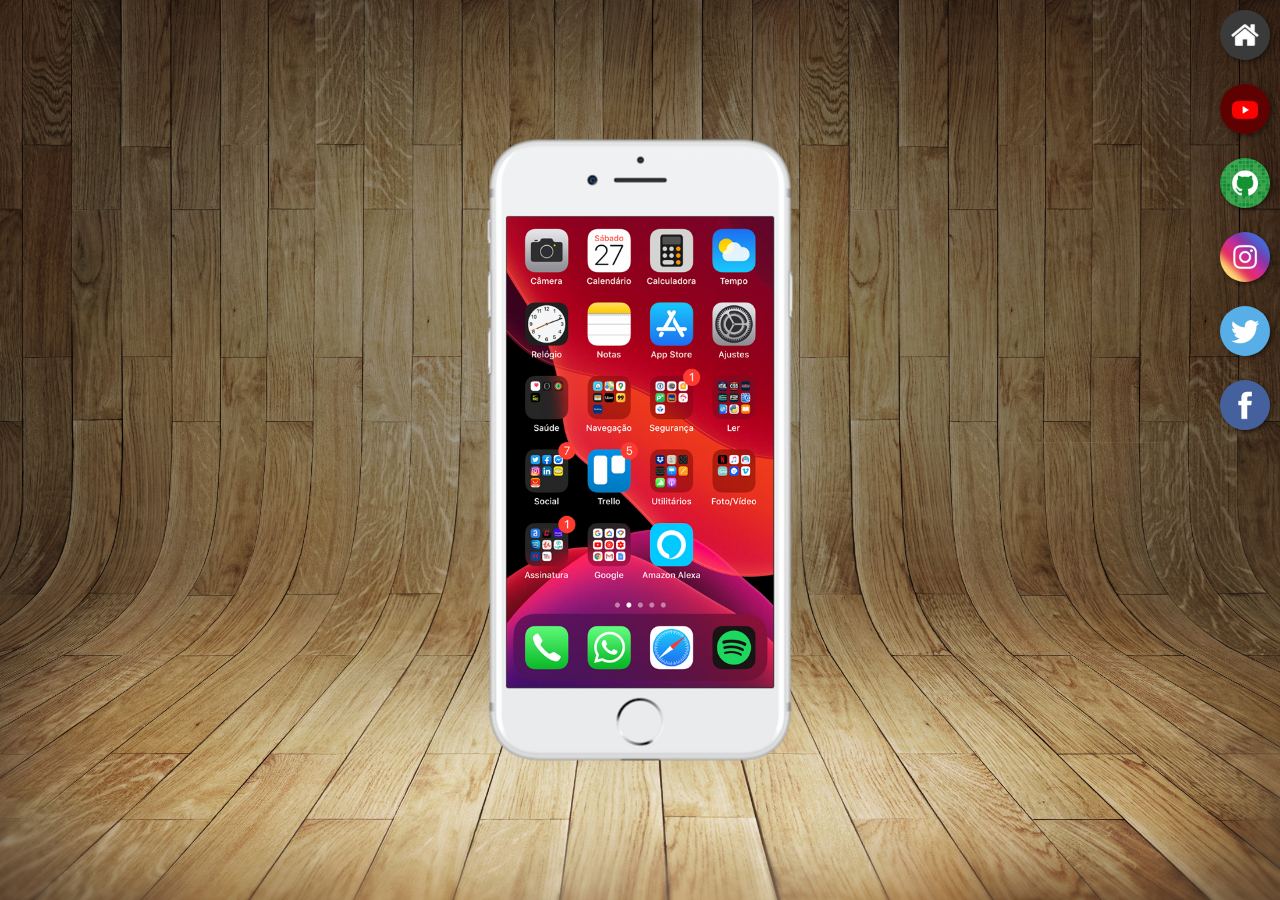
<file: index.html>
<!DOCTYPE html>
<html lang="pt-br">
<head>
    <meta charset="UTF-8">
    <meta name="viewport" content="width=device-width, initial-scale=1.0">
    <link rel="shortcut icon" href="favicon.ico">
    <link rel="stylesheet" href="estilos/style.css">
    <title>Projeto Redes Sociais</title>
</head>
<body>
    <main>
        <section id="telefone">
            <iframe src="home.html" name="tela" id="tela" frameborder="0">Seu navegador não é compatível com o Iframe</iframe>
        </section>
        <section id="redes-sociais">
            <a href="home.html" target="tela"><img src="imagens/logo-home.jpg" alt="home"></a><br>
            <a href="youtube.html" target="tela"><img src="imagens/logo-youtube.jpg" alt="youtube"></a><br>
            <a href="github.html" target="tela"> <img src="imagens/logo-github.jpg" alt="github"></a><br>
            <a href="instagram.html" target="tela"> <img src="imagens/logo-instagram.jpg" alt="instagram"></a><br>
            <a href="twitter.html" target="tela"> <img src="imagens/logo-twitter.jpg" alt="twitter"></a><br>
            <a href="facebook.html" target="tela"> <img src="imagens/logo-facebook.jpg" alt="facebook"></a>
        </section>
    </main>
    
</body>
</html>
</file>
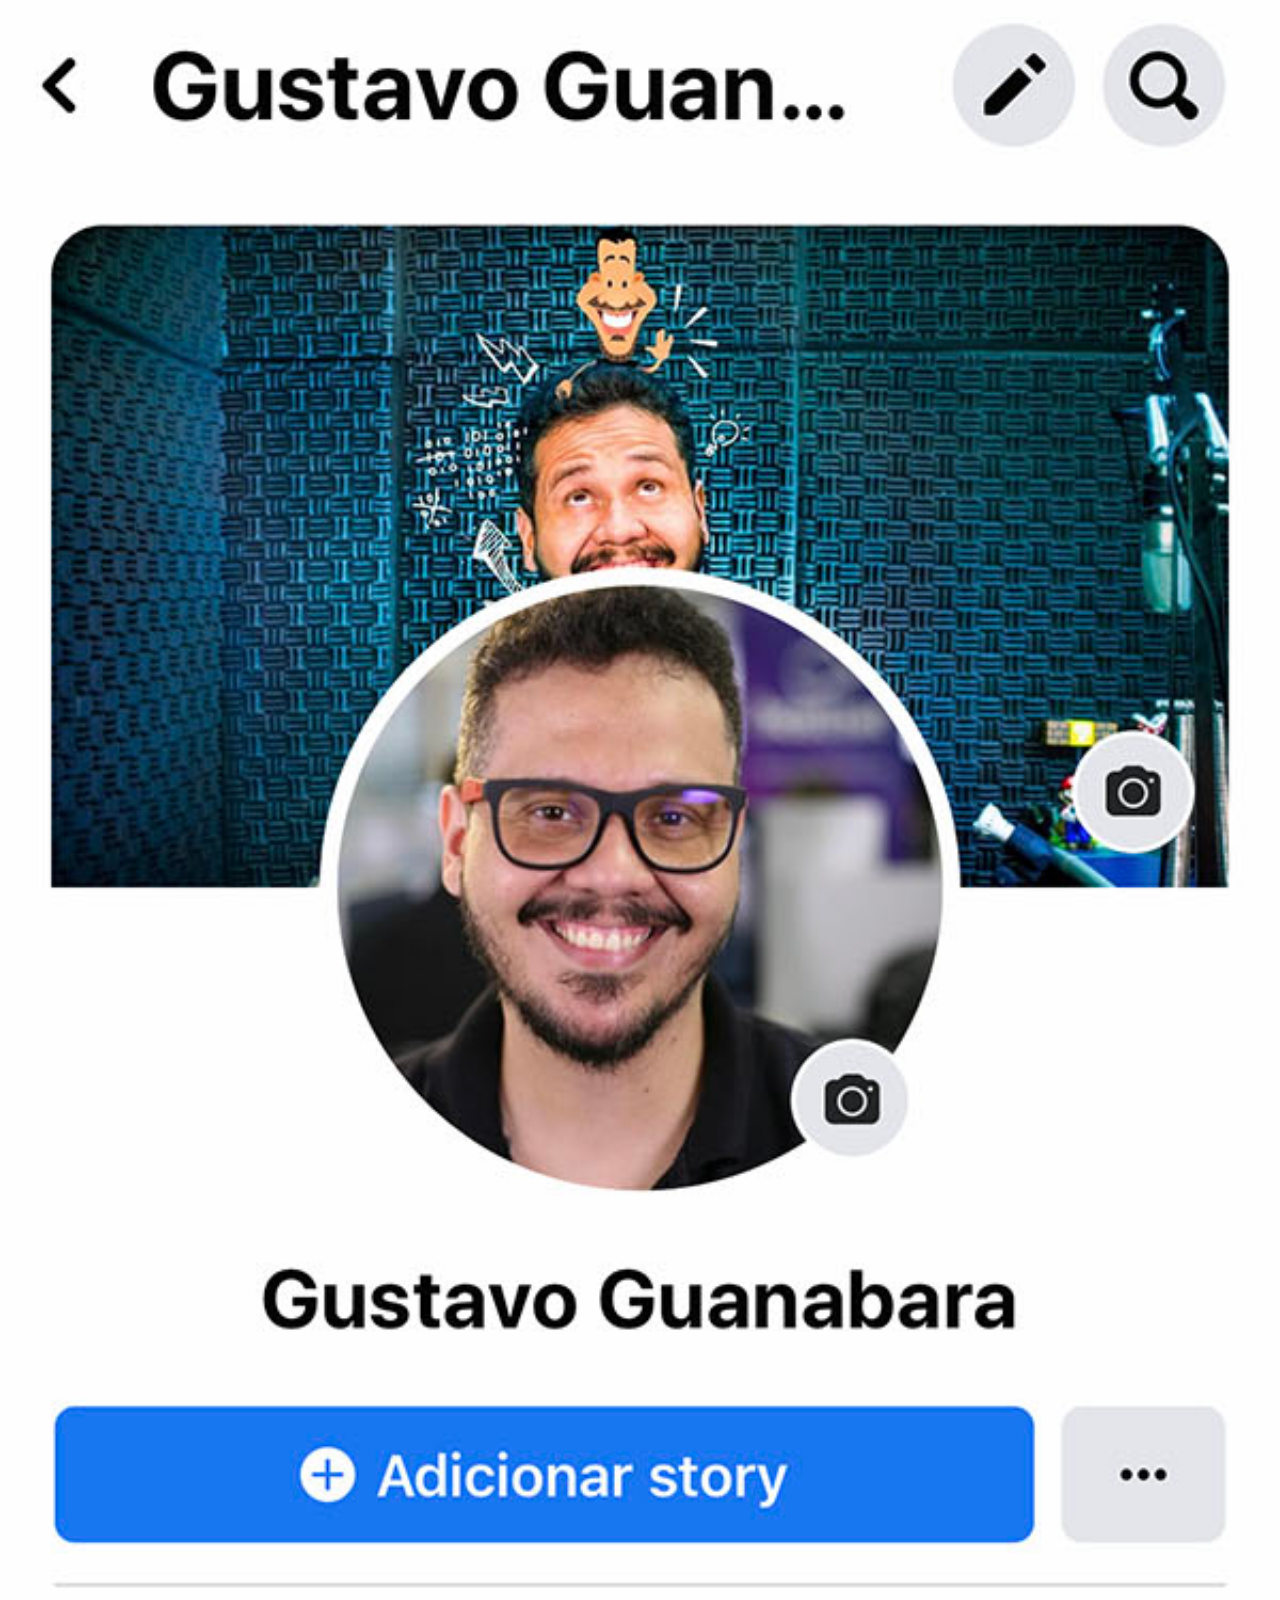
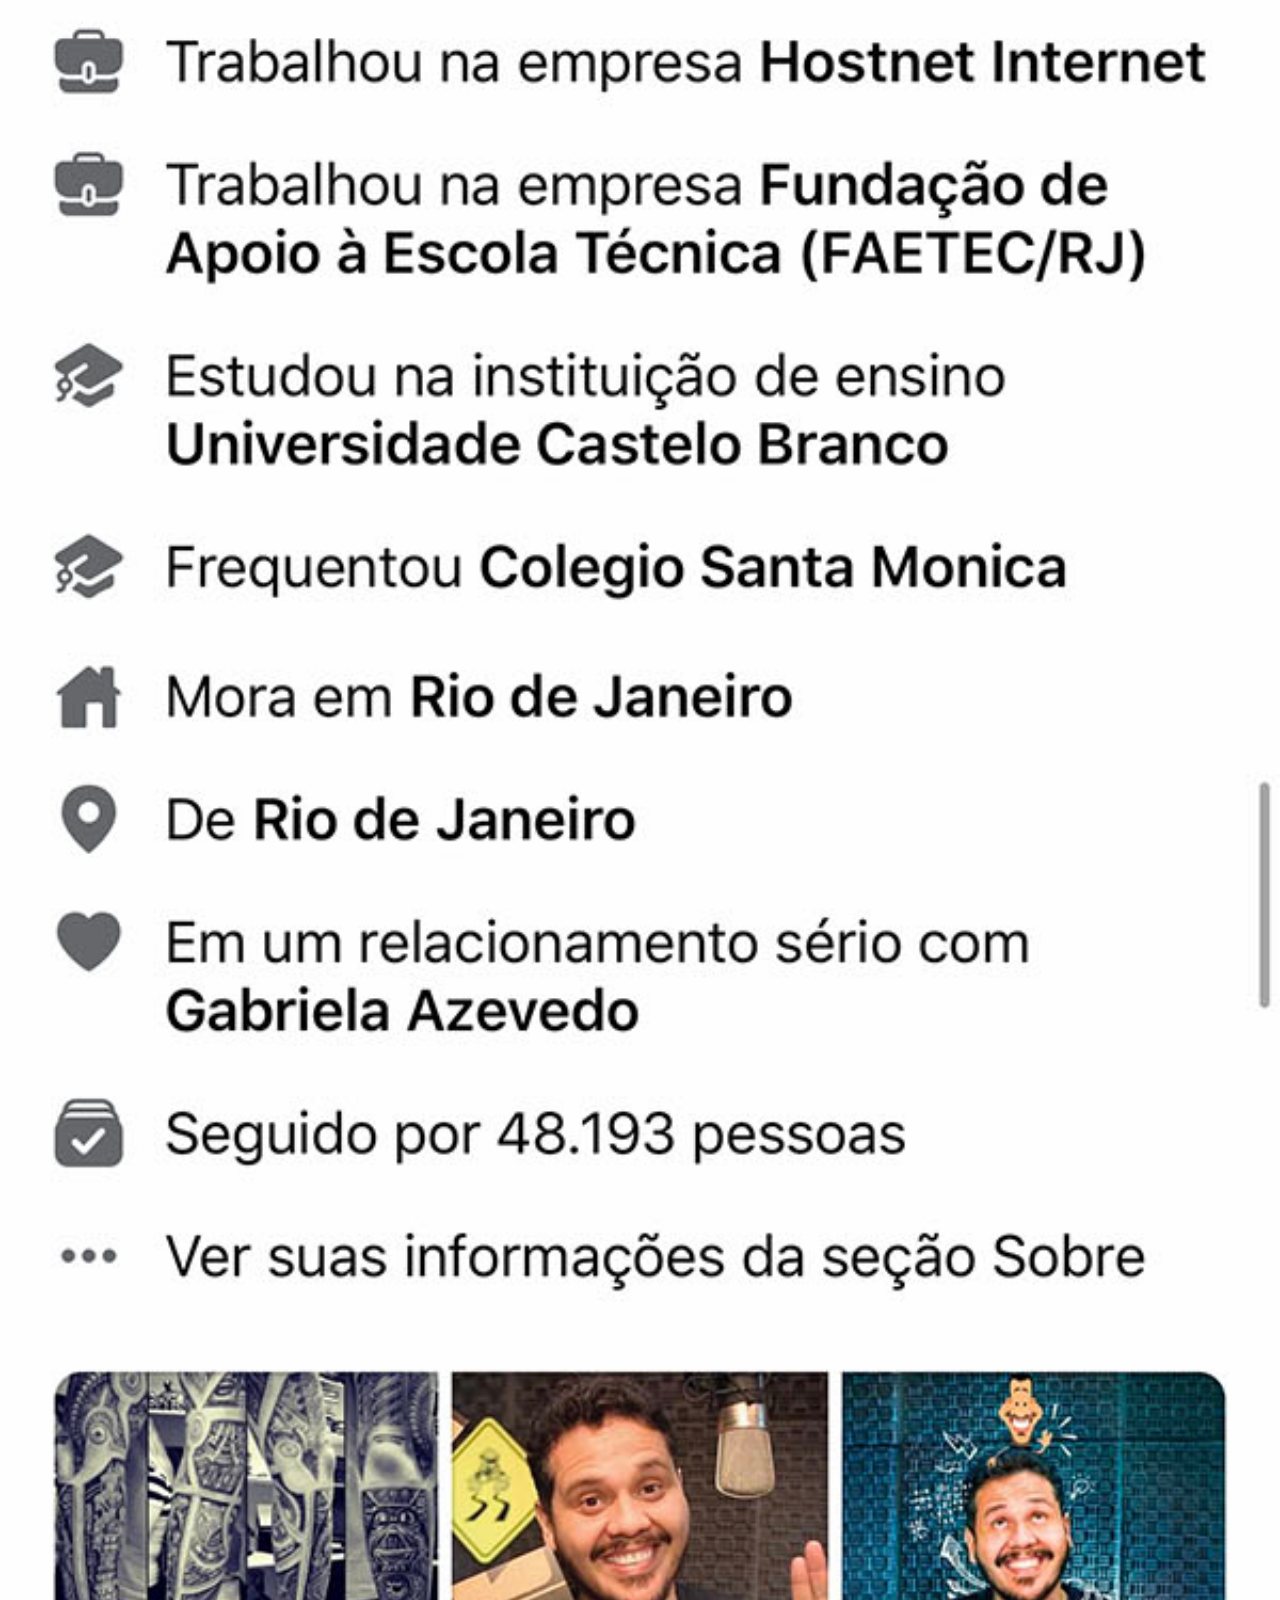
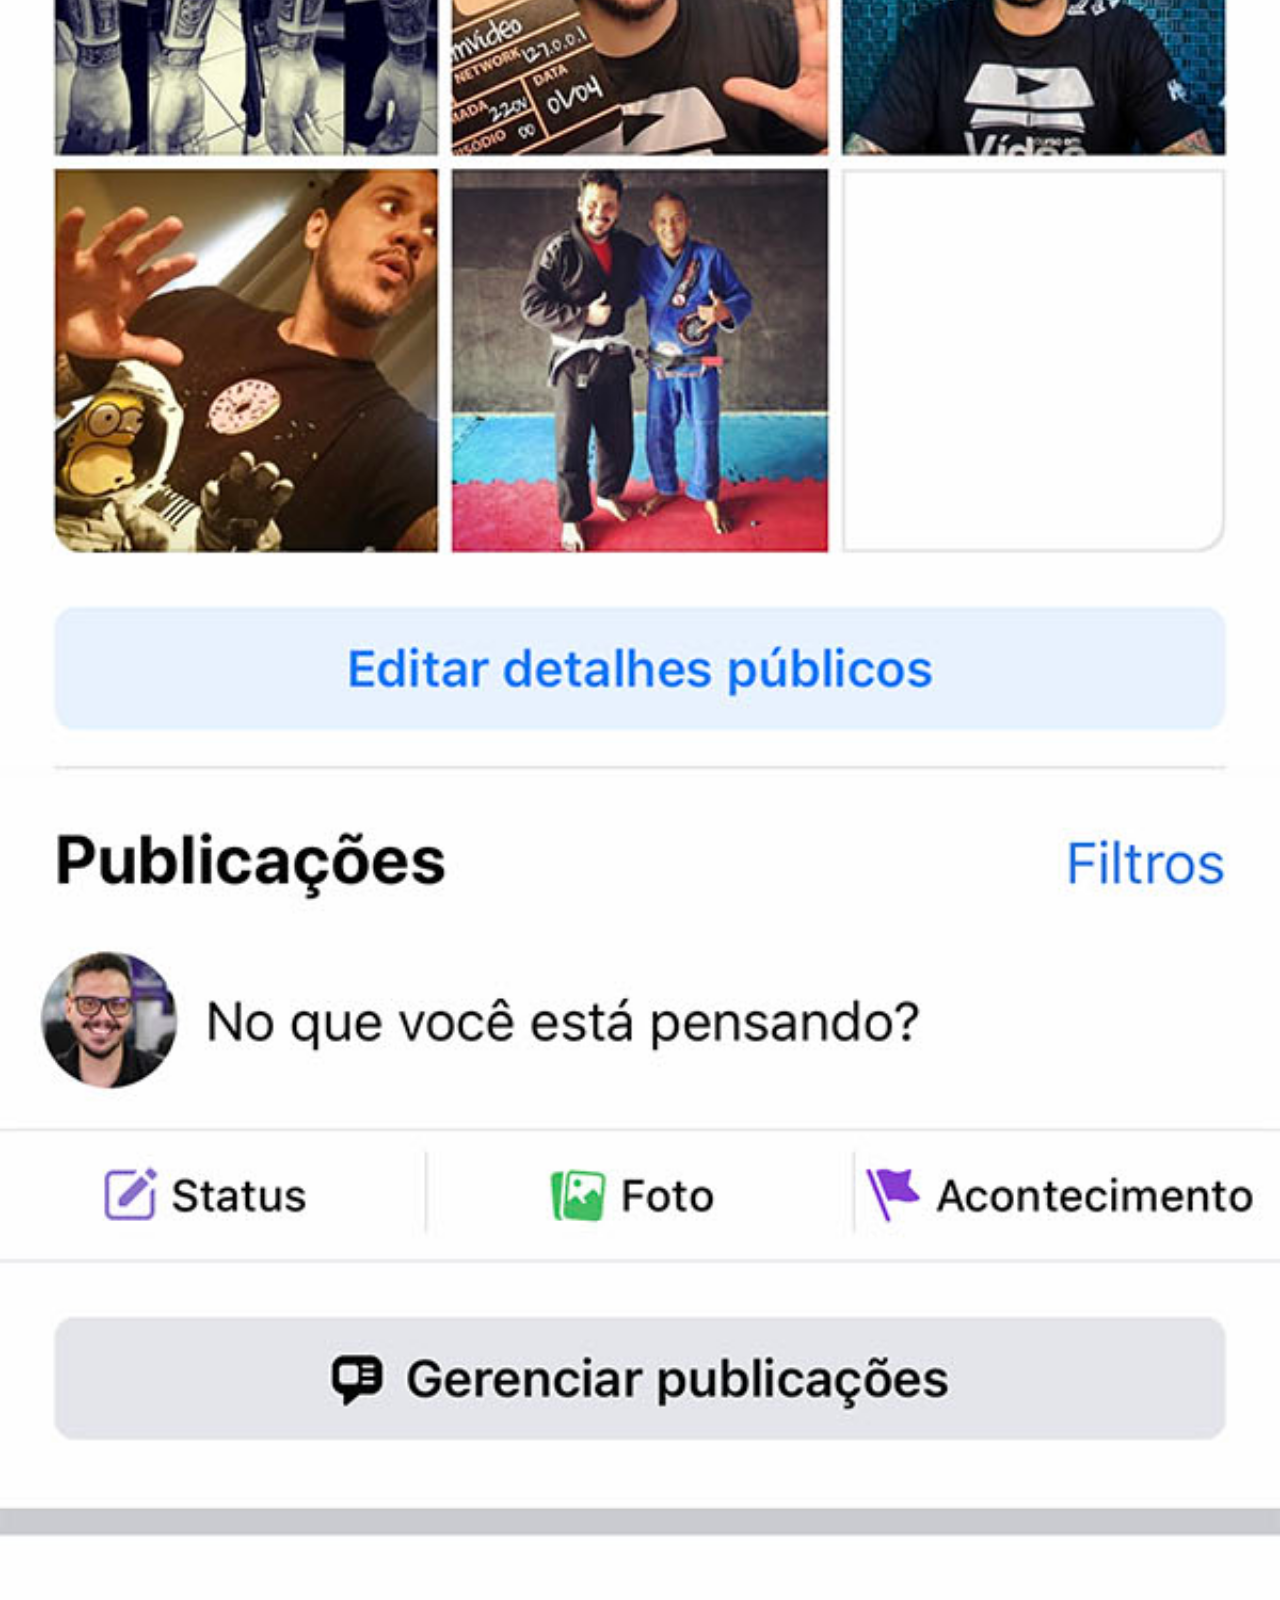
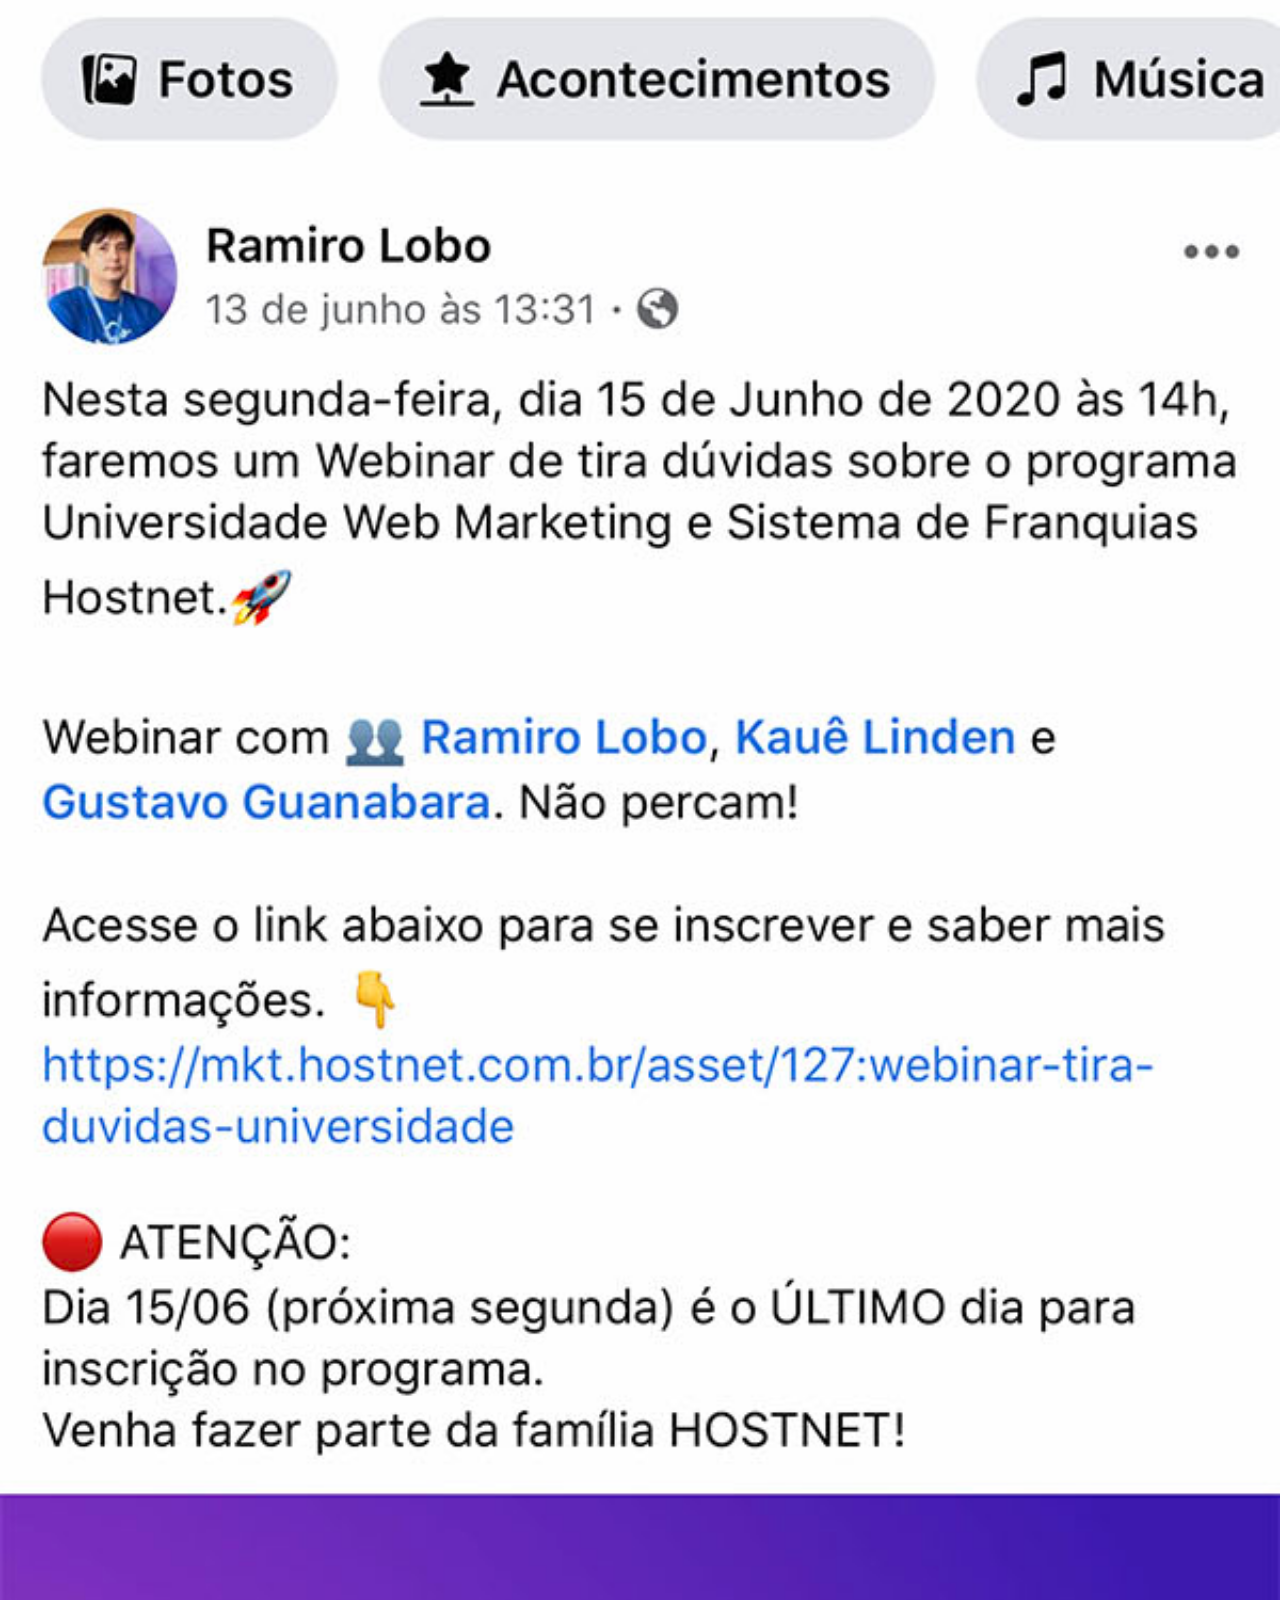
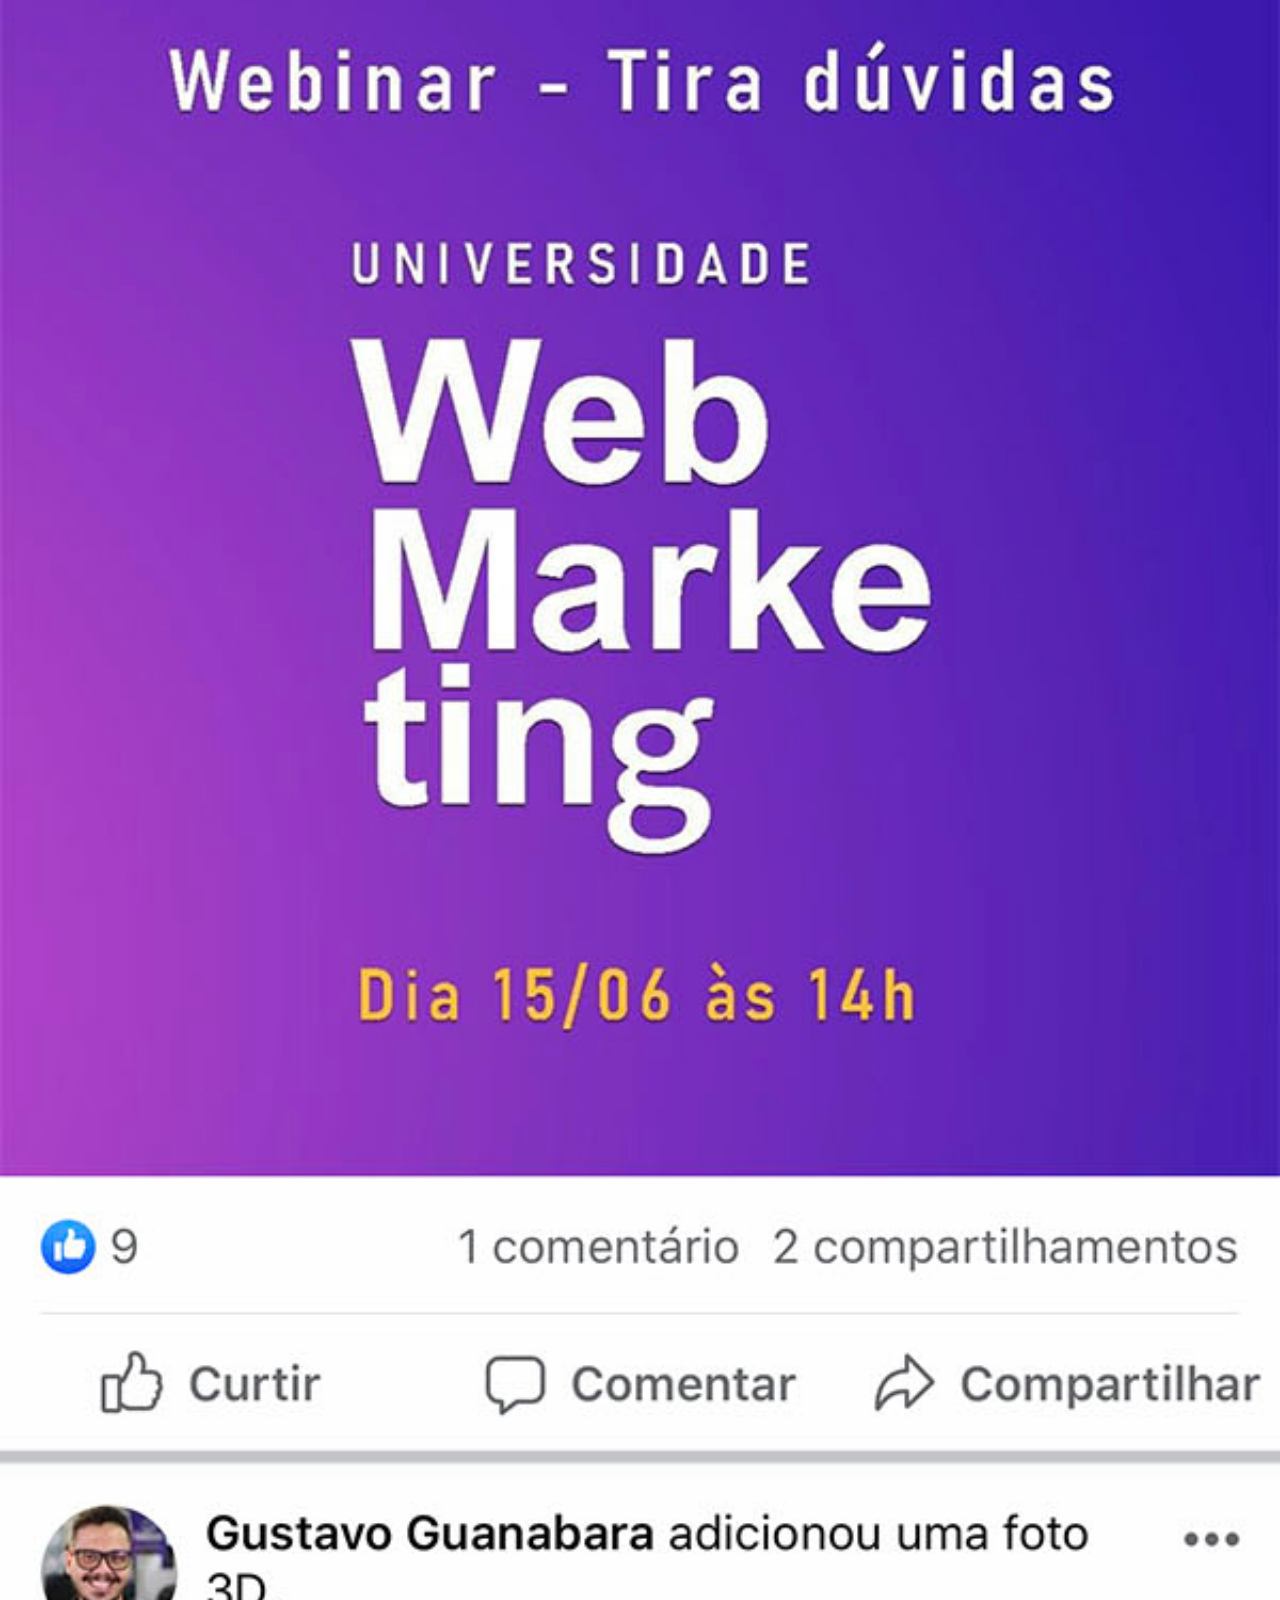
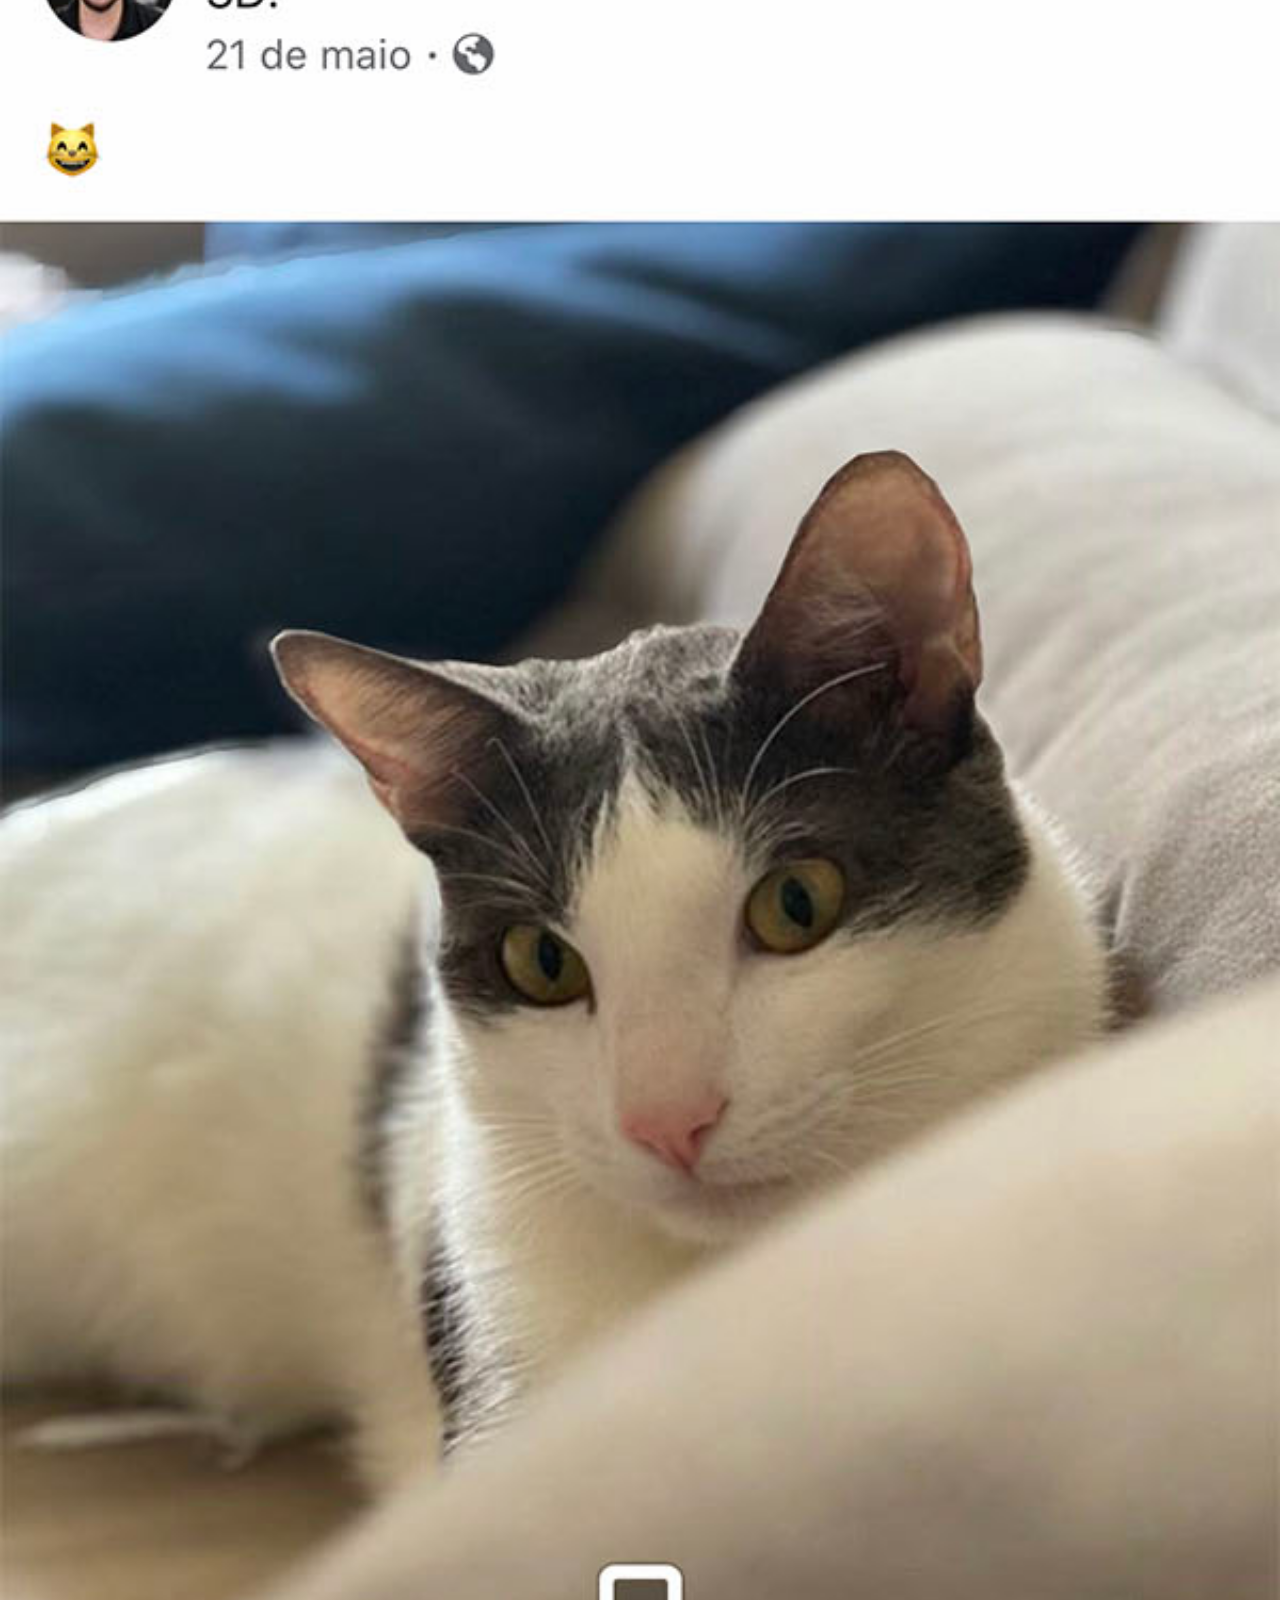
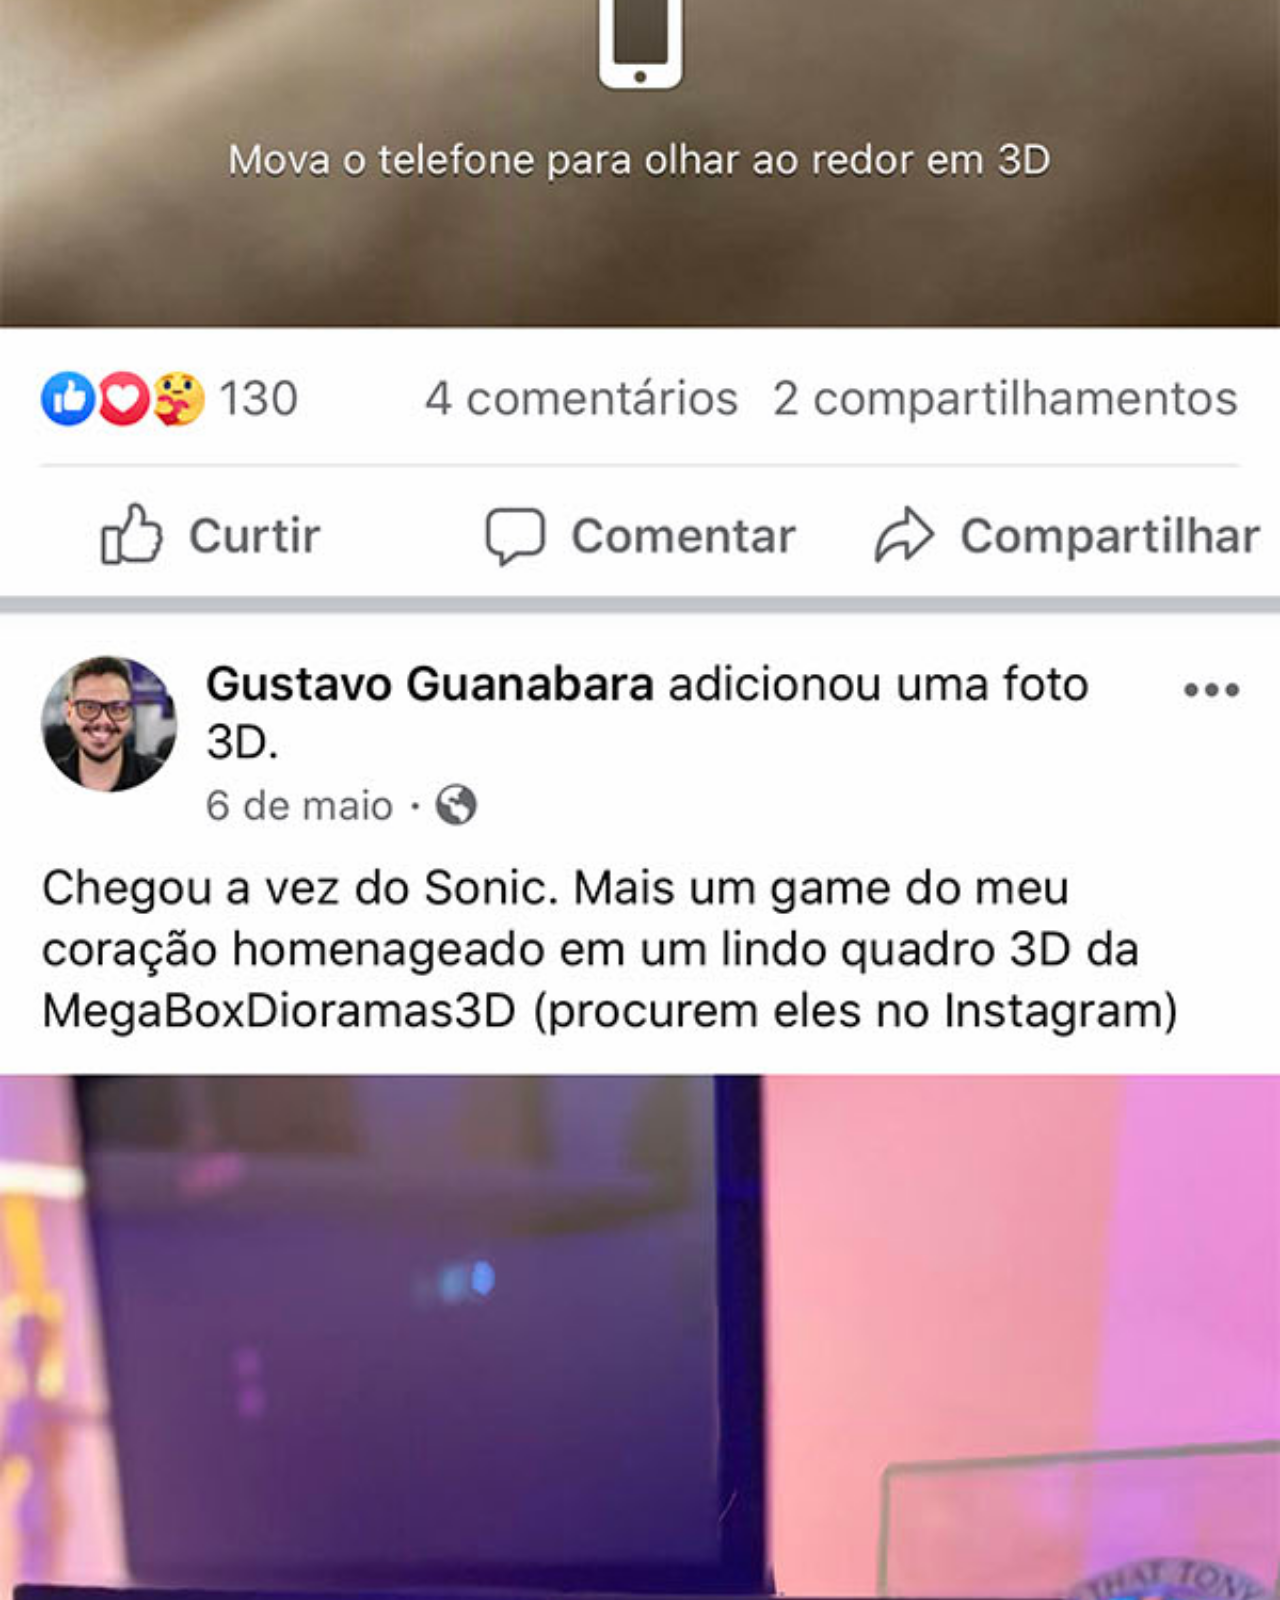
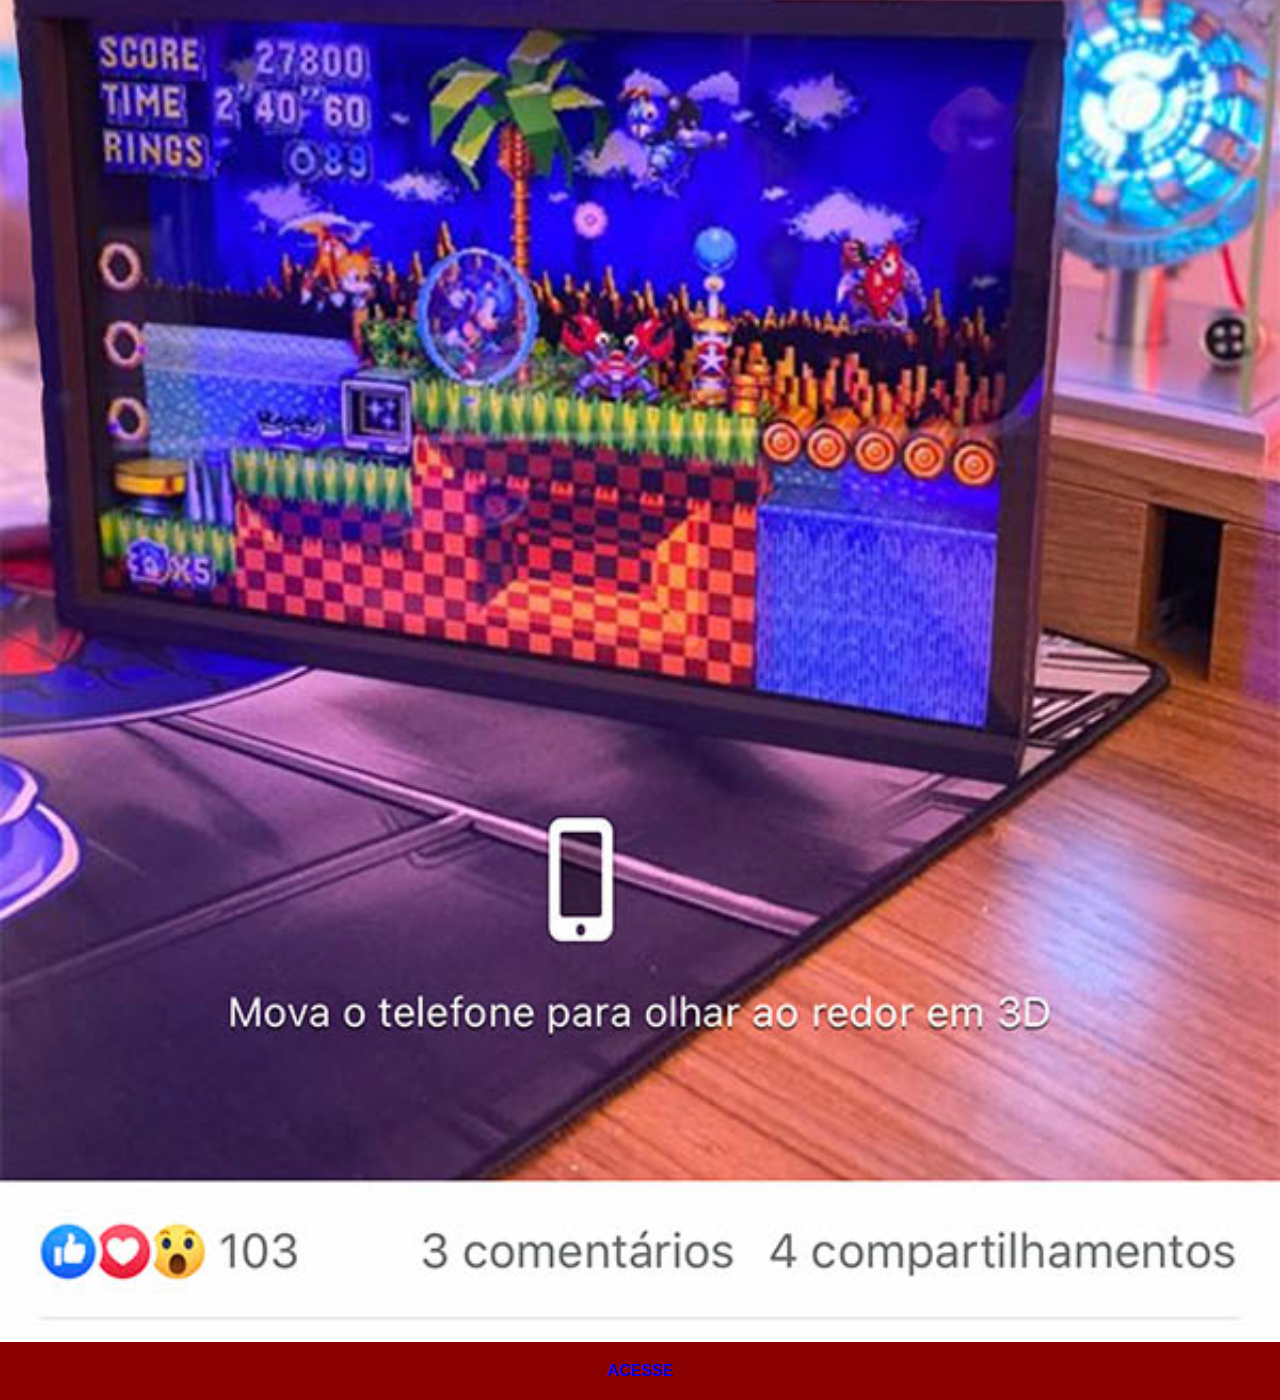
<file: facebook.html>
<!DOCTYPE html>
<html lang="pt-br">
<head>
    <meta charset="UTF-8">
    <meta name="viewport" content="width=device-width, initial-scale=1.0">
    <title>Document</title>
    <link rel="stylesheet" href="estilos/social.css">
</head>
<body>
    <img src="imagens/tela-facebook.jpg" alt="facebook">
    <a href="https://www.facebook.com/gustavoguanabara">ACESSE</a>
</body>
</html>
</file>
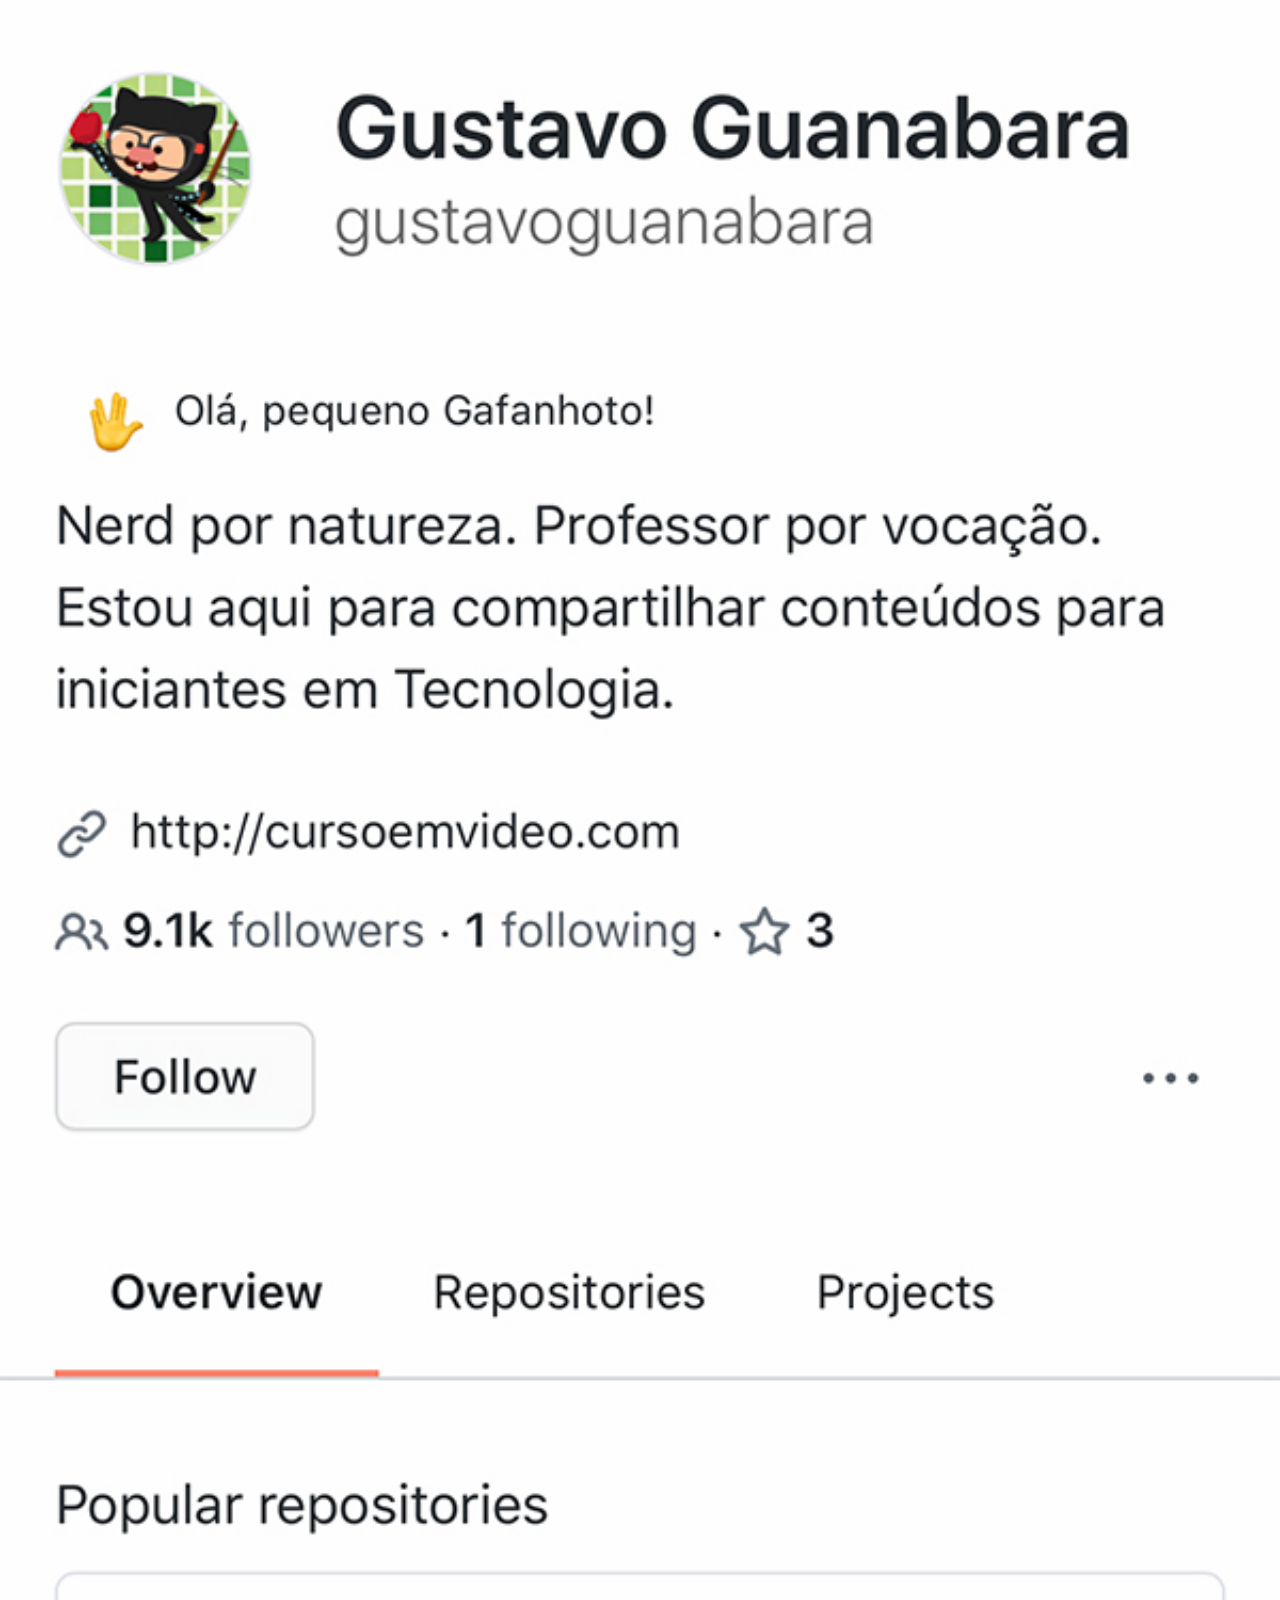
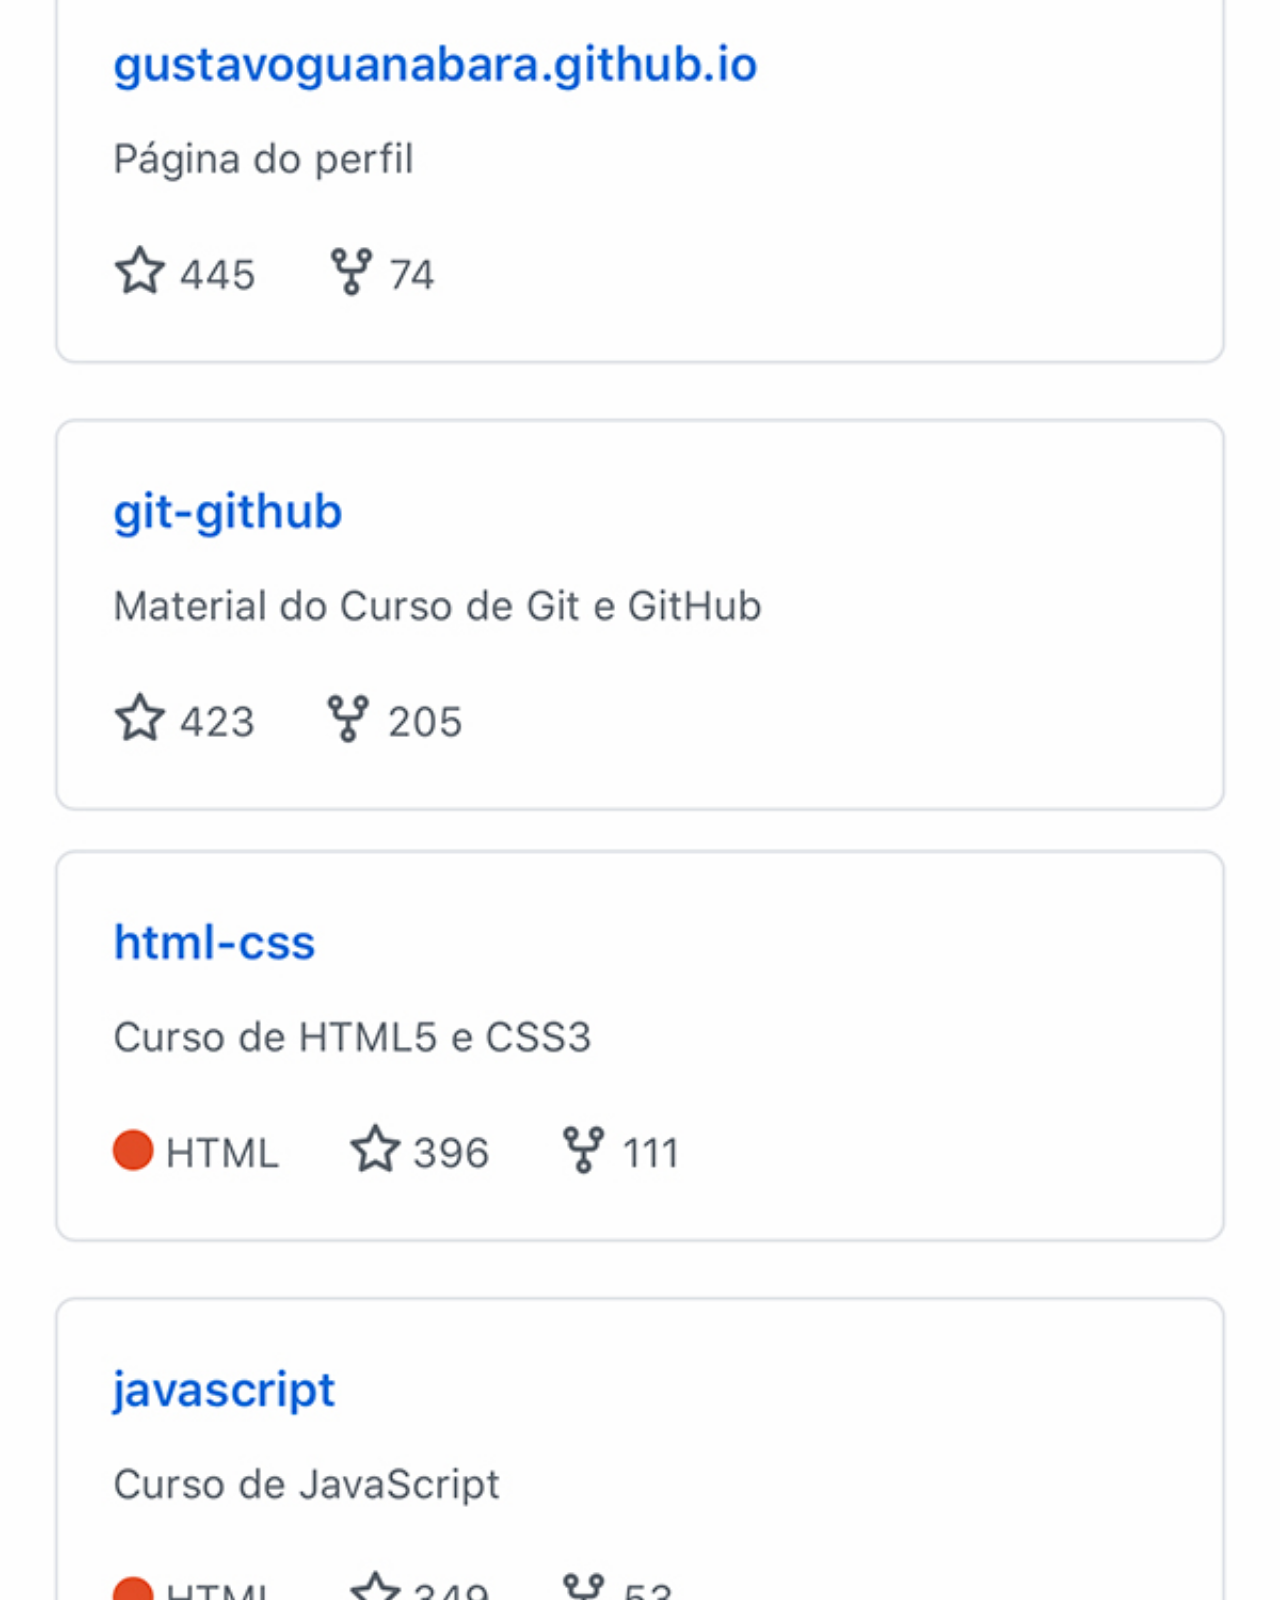
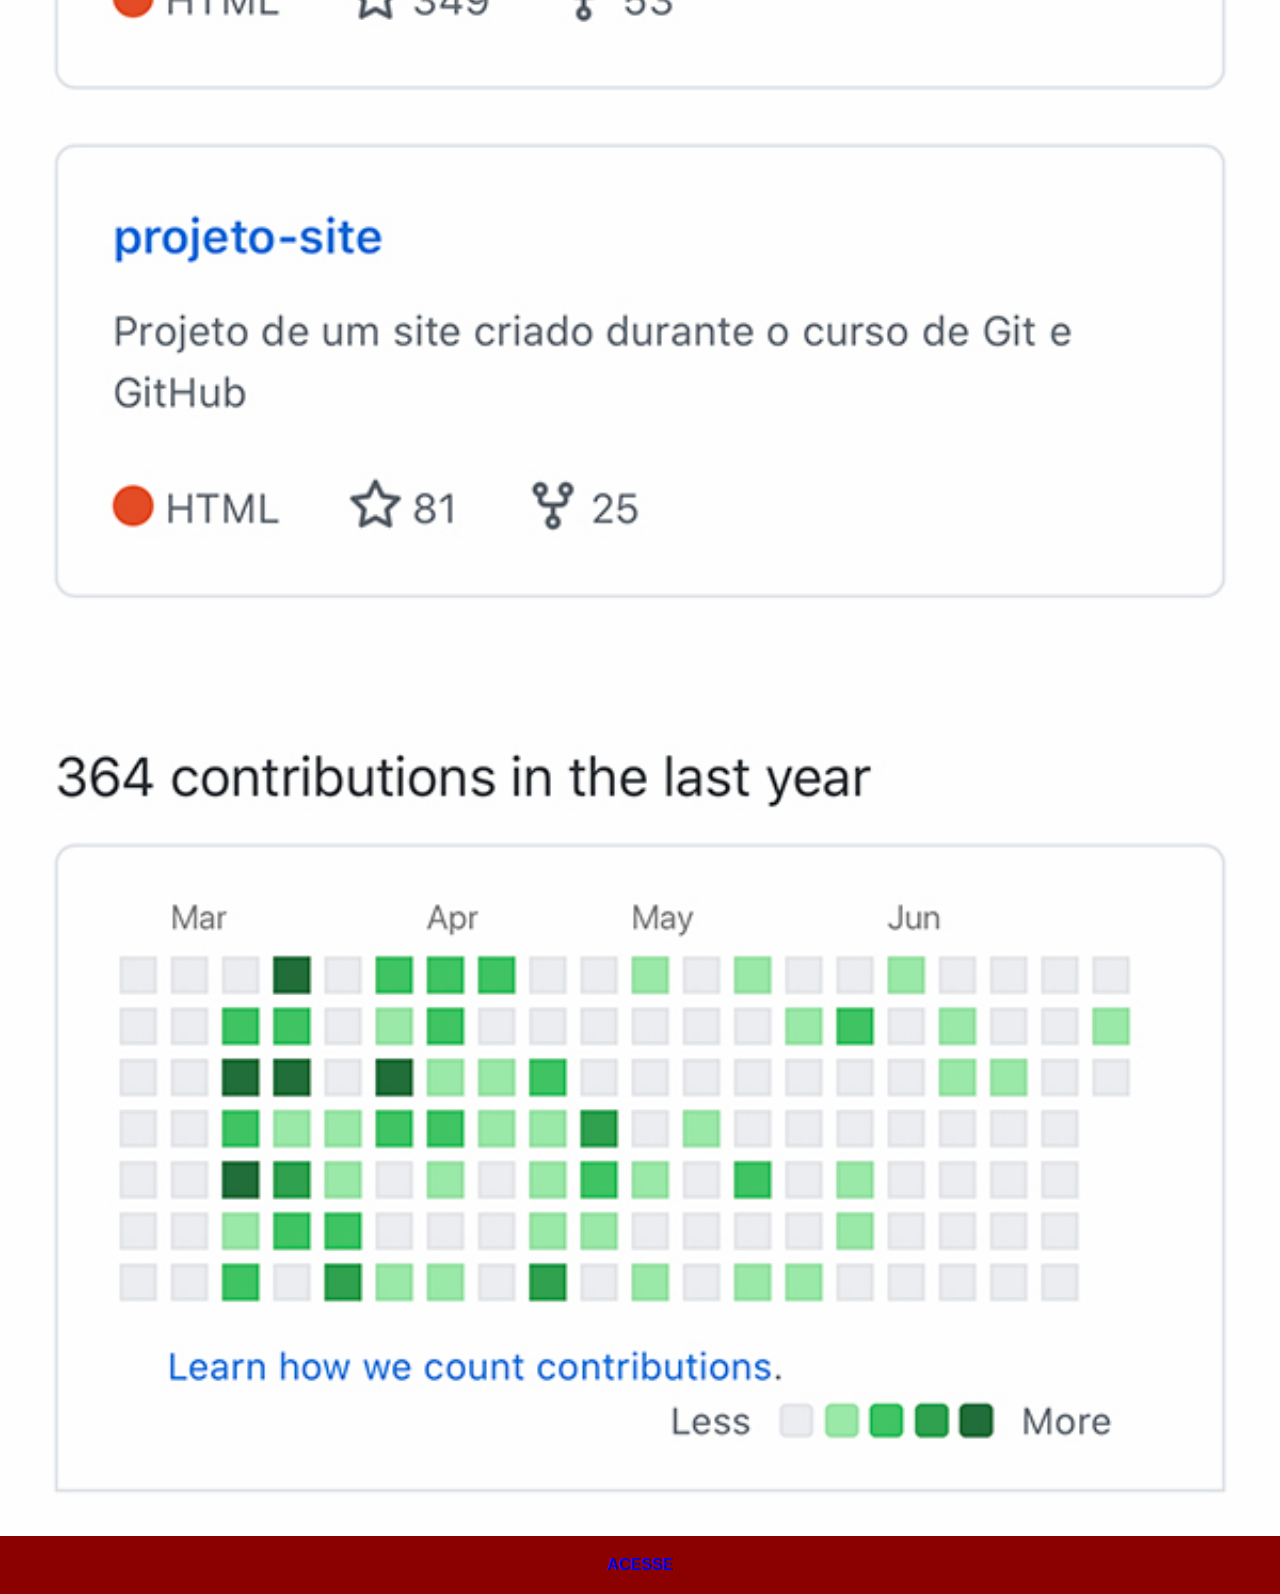
<file: github.html>
<!DOCTYPE html>
<html lang="pt-br">
<head>
    <meta charset="UTF-8">
    <meta name="viewport" content="width=device-width, initial-scale=1.0">
    <title>Document</title>
    <link rel="stylesheet" href="estilos/social.css">
</head>
<body>
    <img src="imagens/tela-github.jpg" alt="GitHub">
    <a href="https://github.com/gustavoguanabara" target="_blank">ACESSE</a>
</body>
</html>
</file>
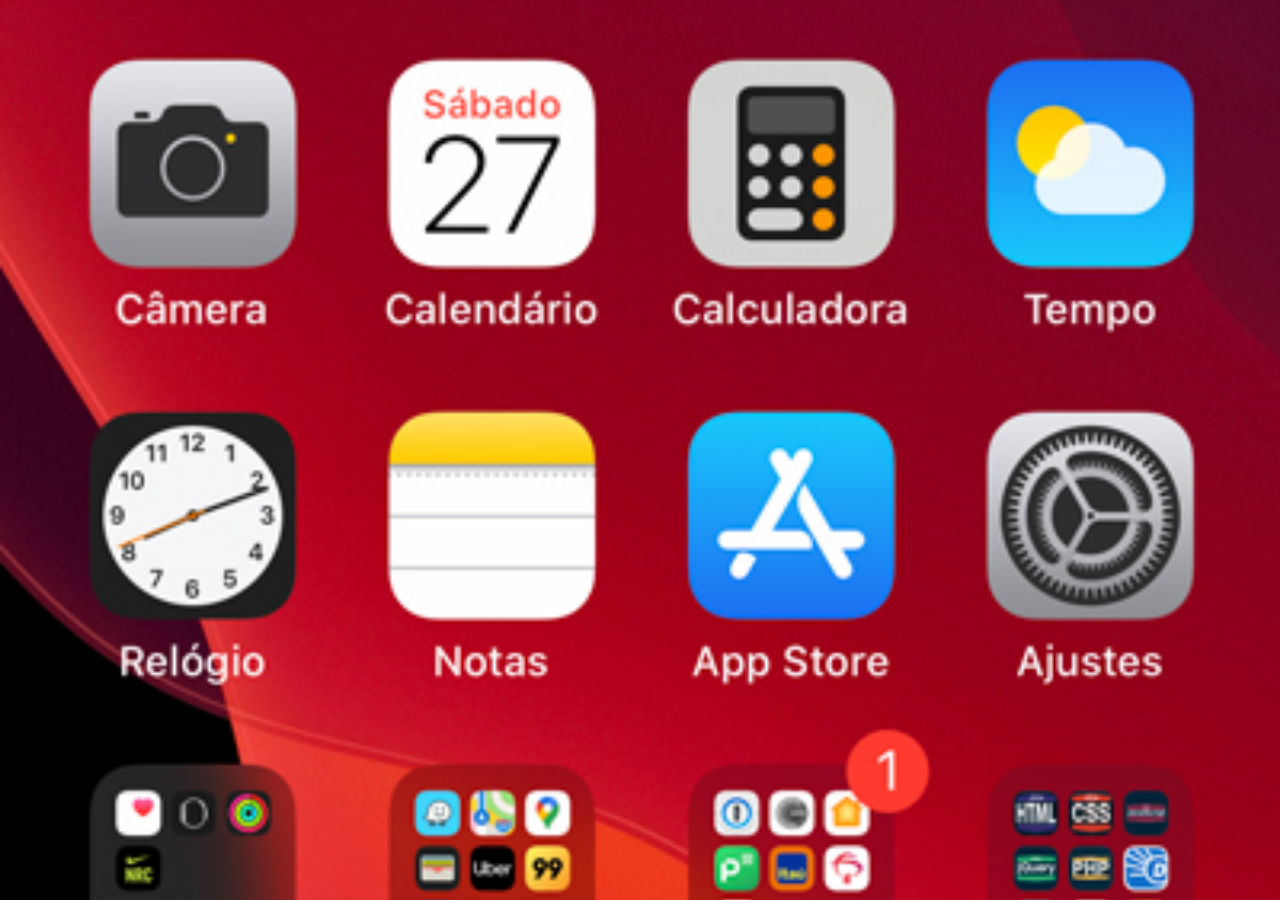
<file: home.html>
<!DOCTYPE html>
<html lang="pt-br">
<head>
    <meta charset="UTF-8">
    <meta name="viewport" content="width=device-width, initial-scale=1.0">
    <title>Home</title>
</head>
<style>
    * {
        margin: 0px;
        padding: 0px;

    }

    body {
        width: 100vw;
        height: 100vh;
        background: black url('imagens/tela-home.jpg') no-repeat top center;
        background-size: cover;
    }

</style>

<body>

</body>
</html>
</file>
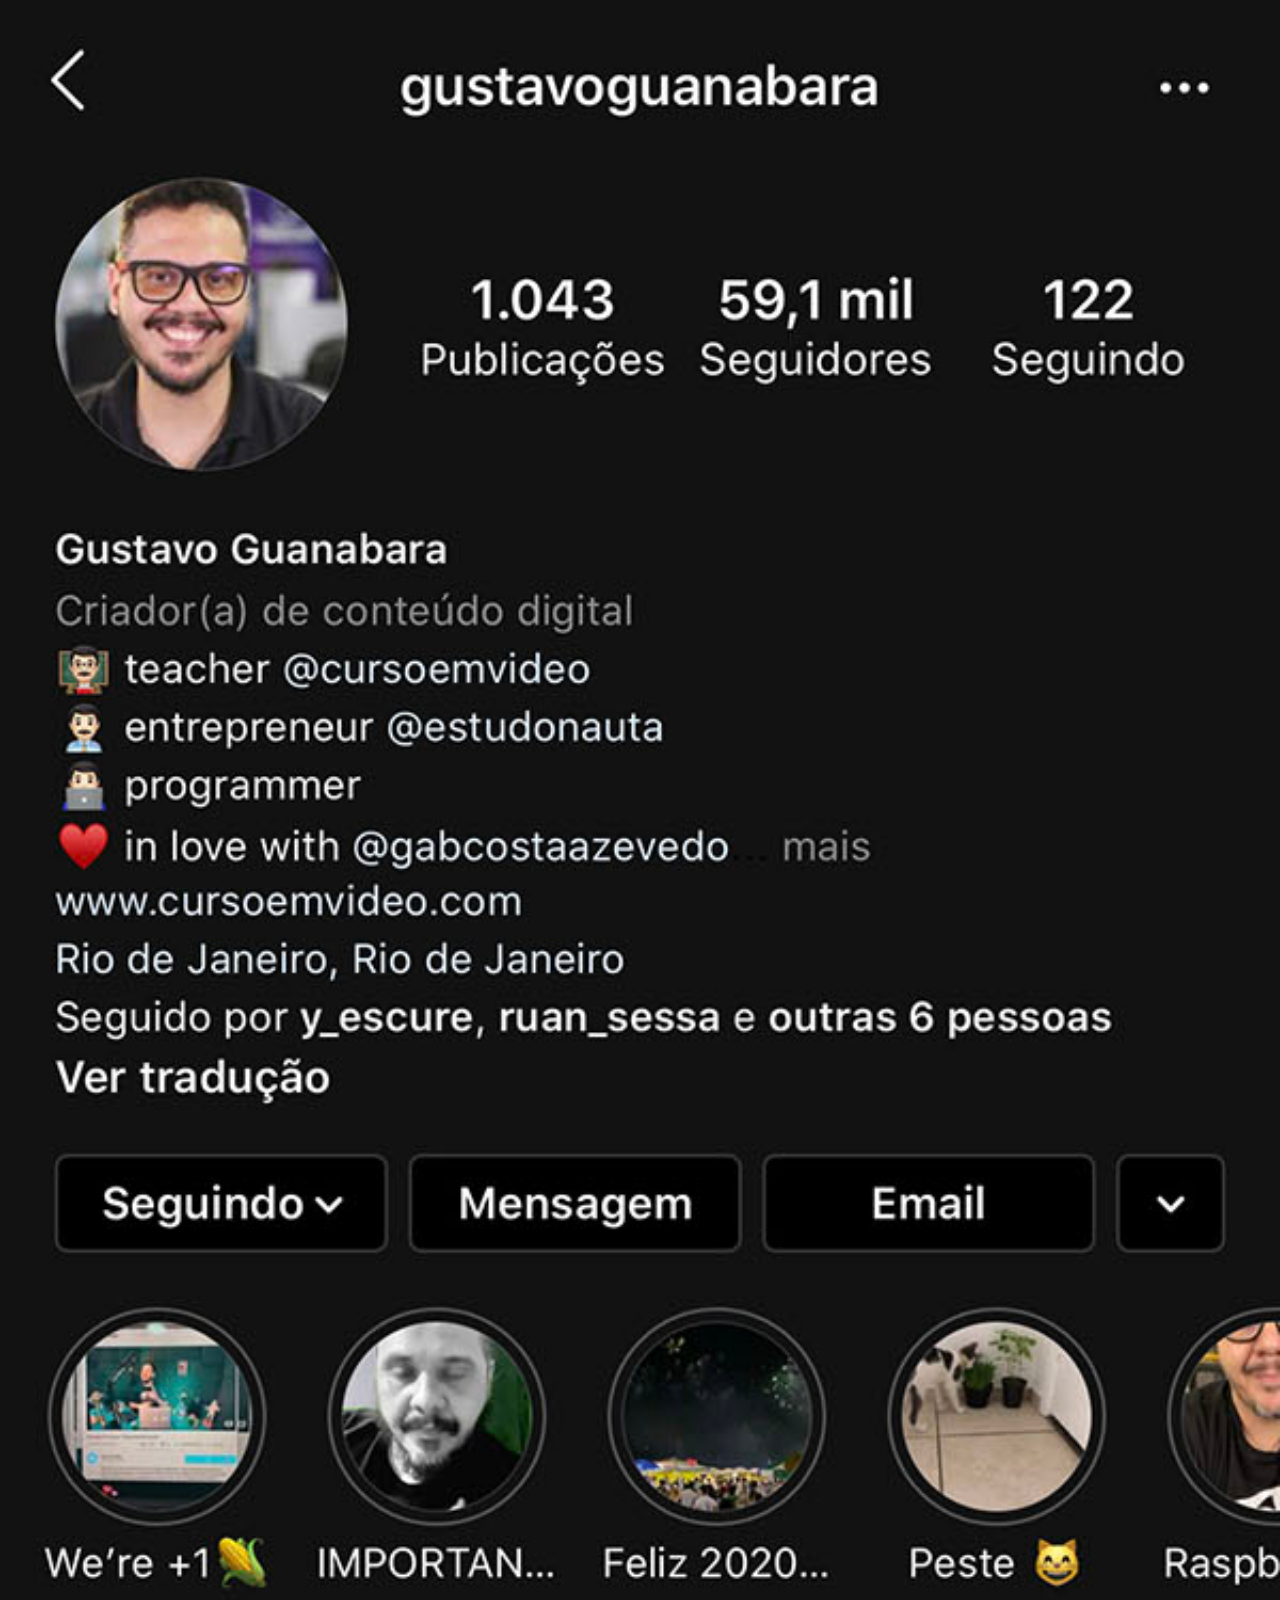
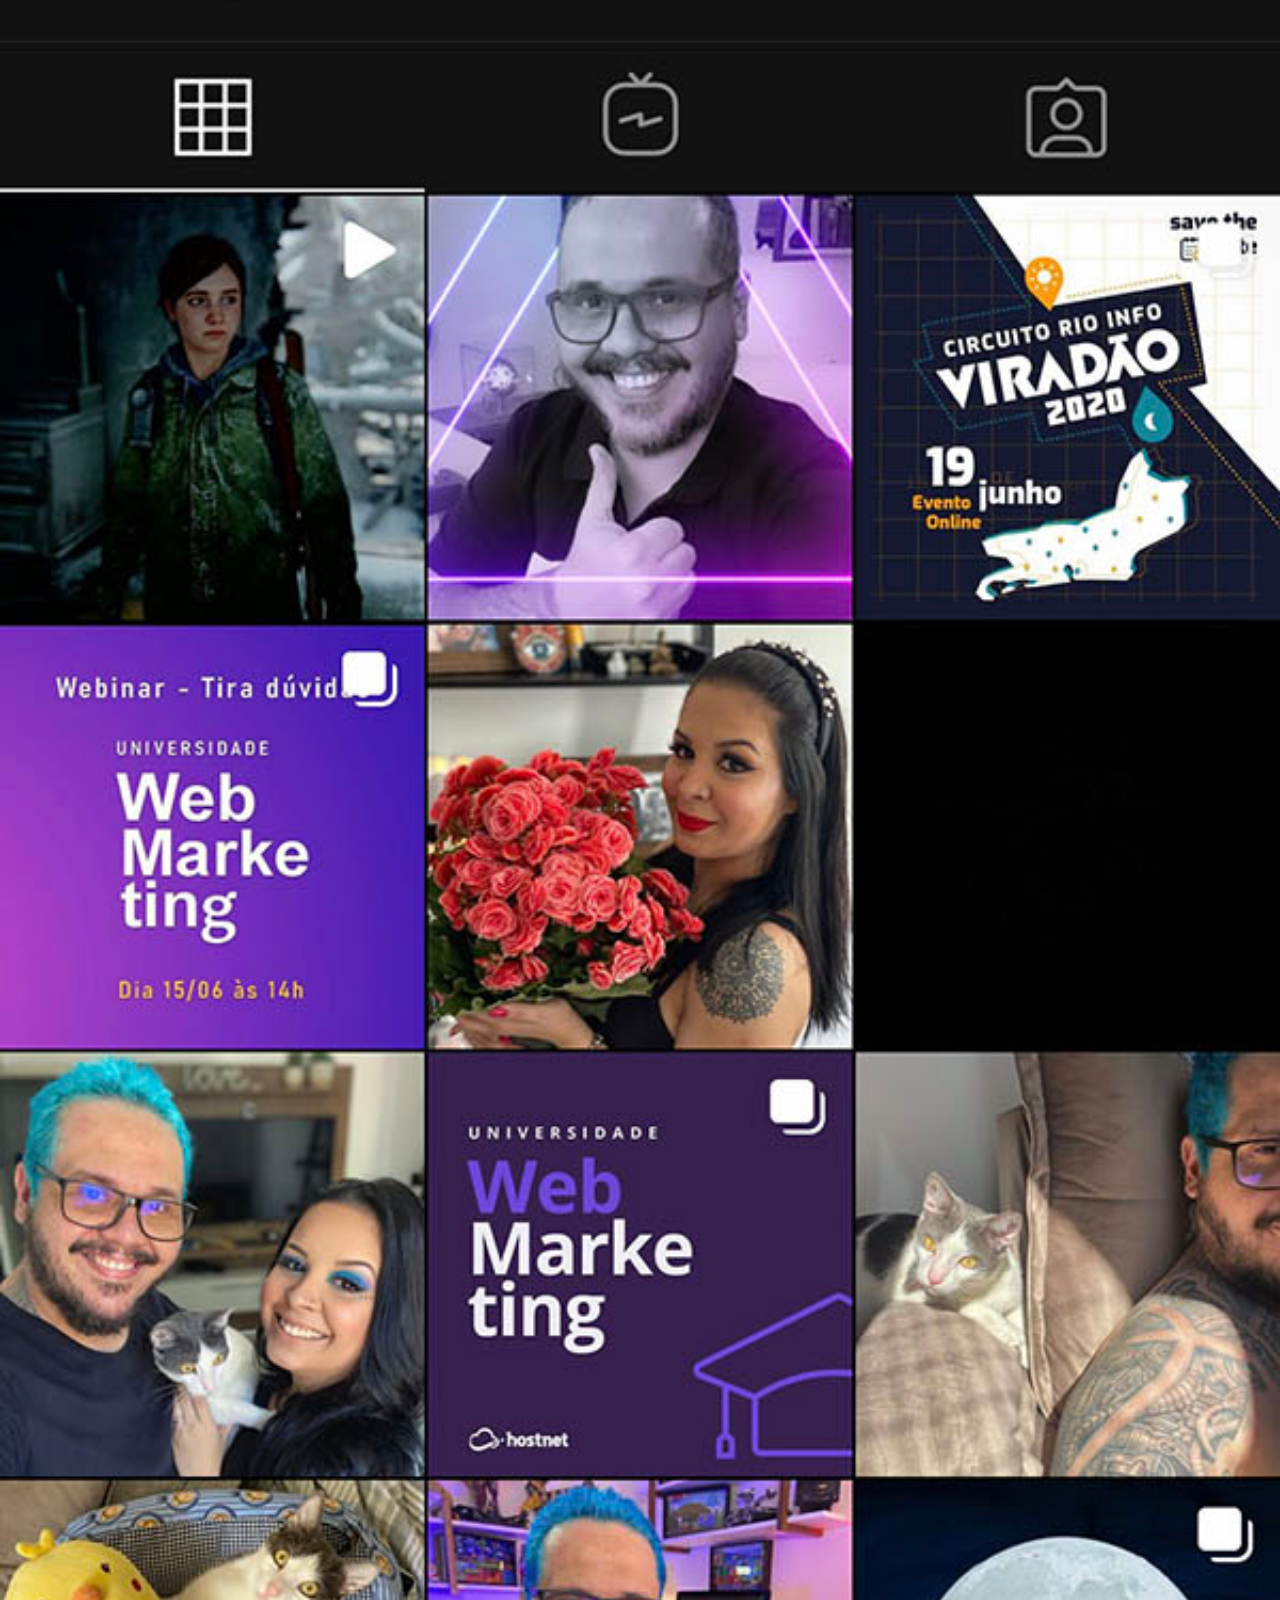
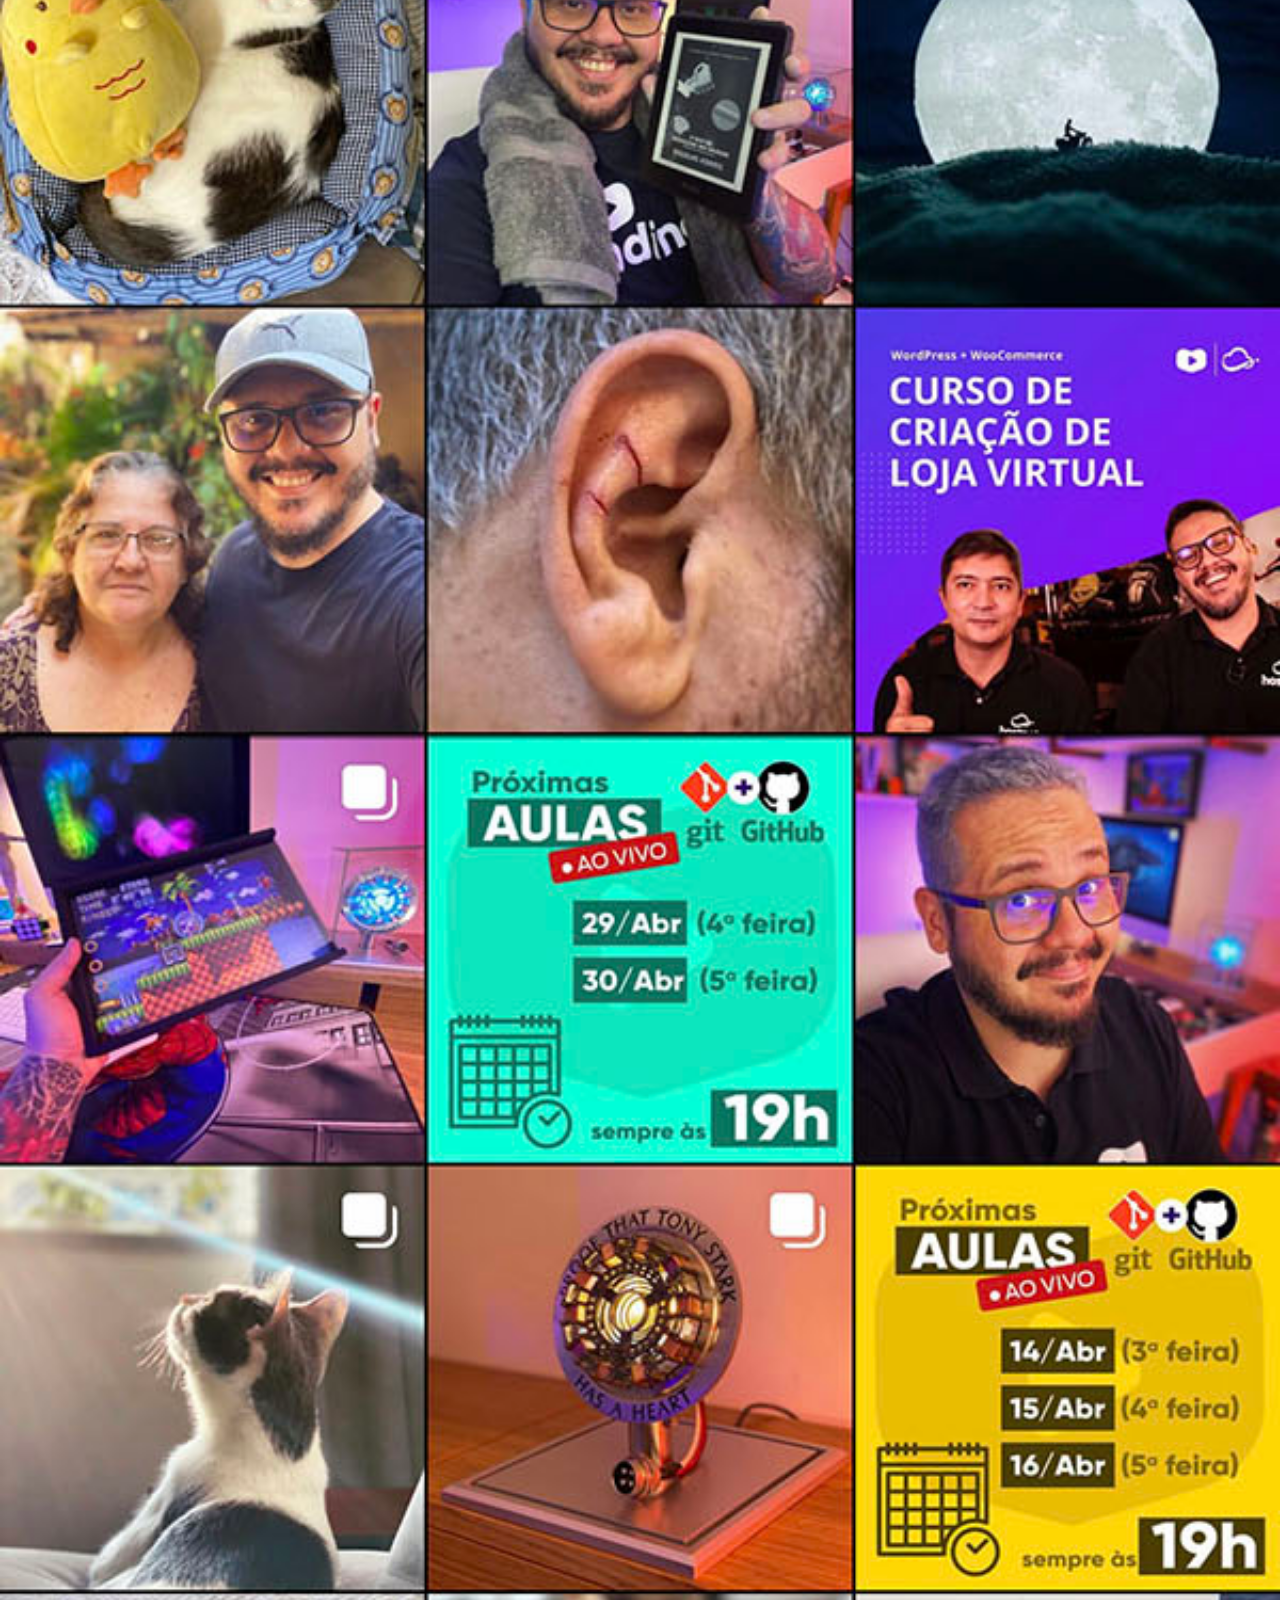
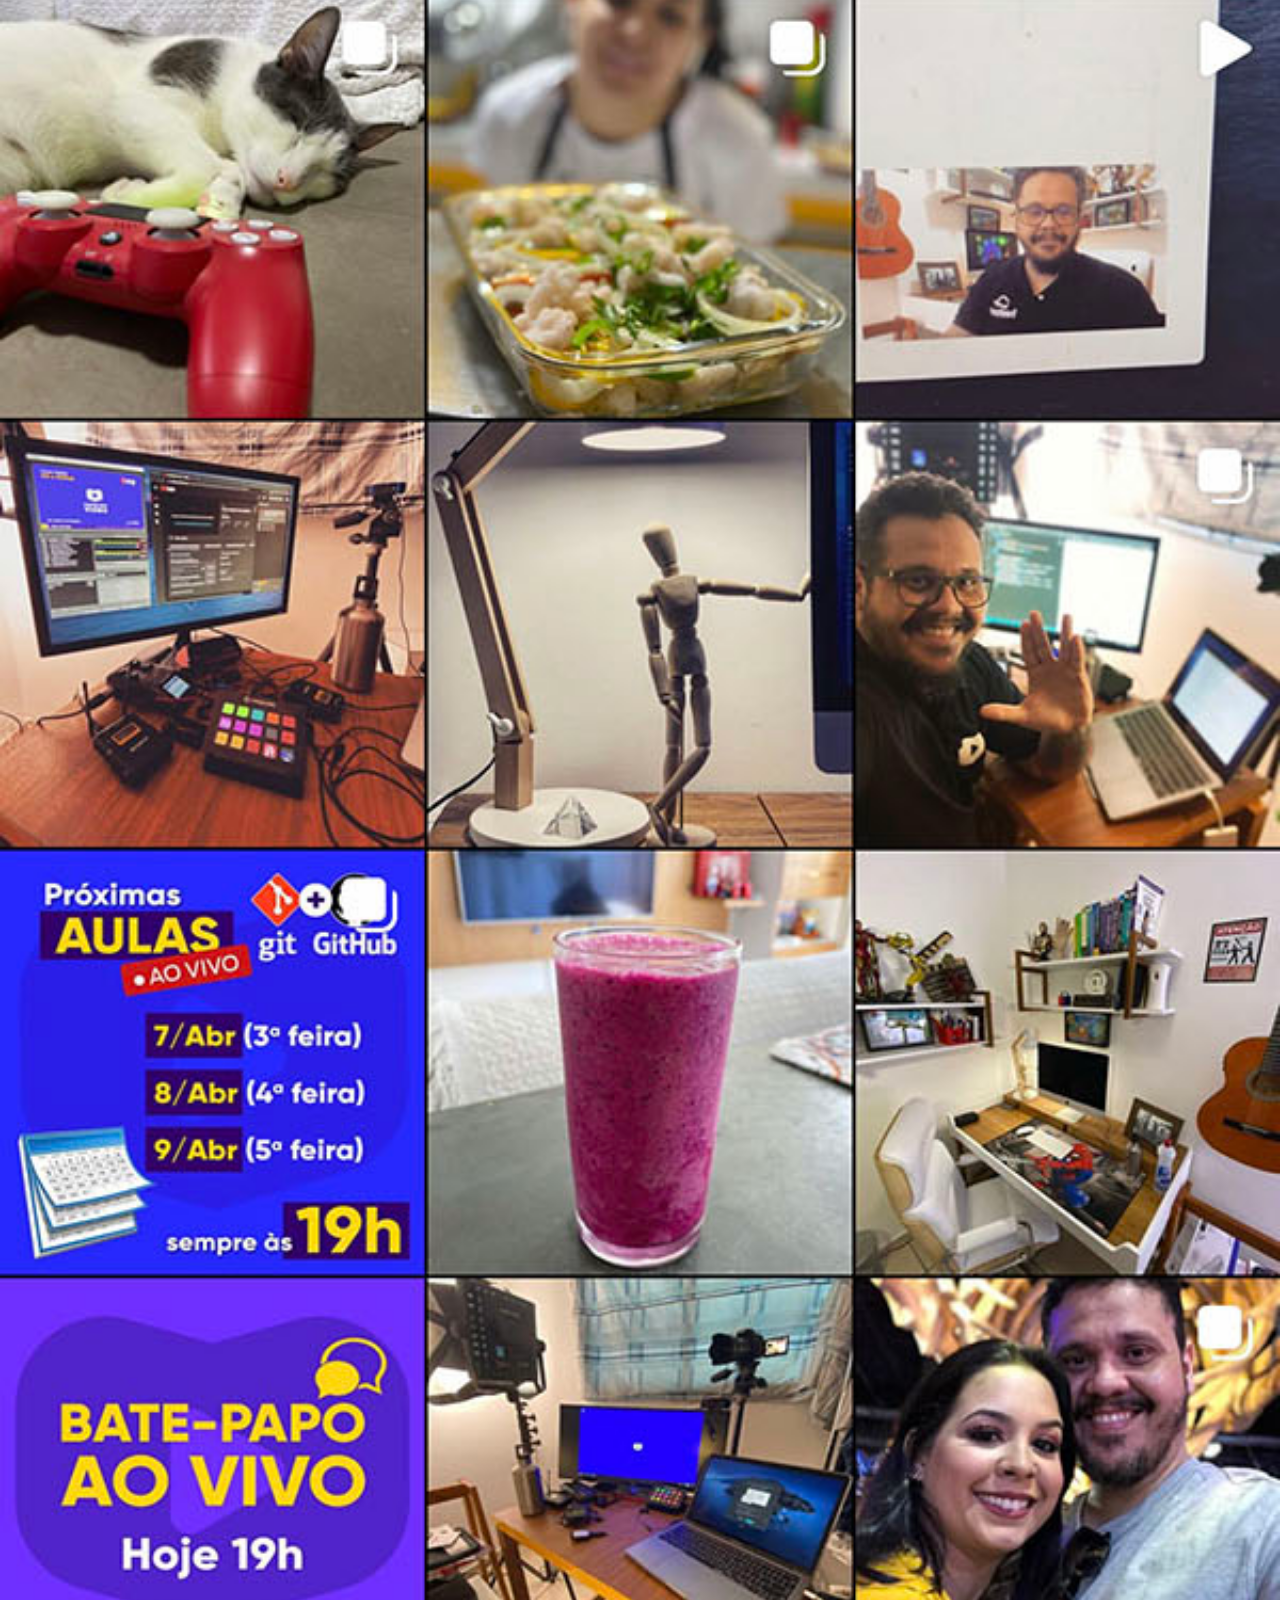
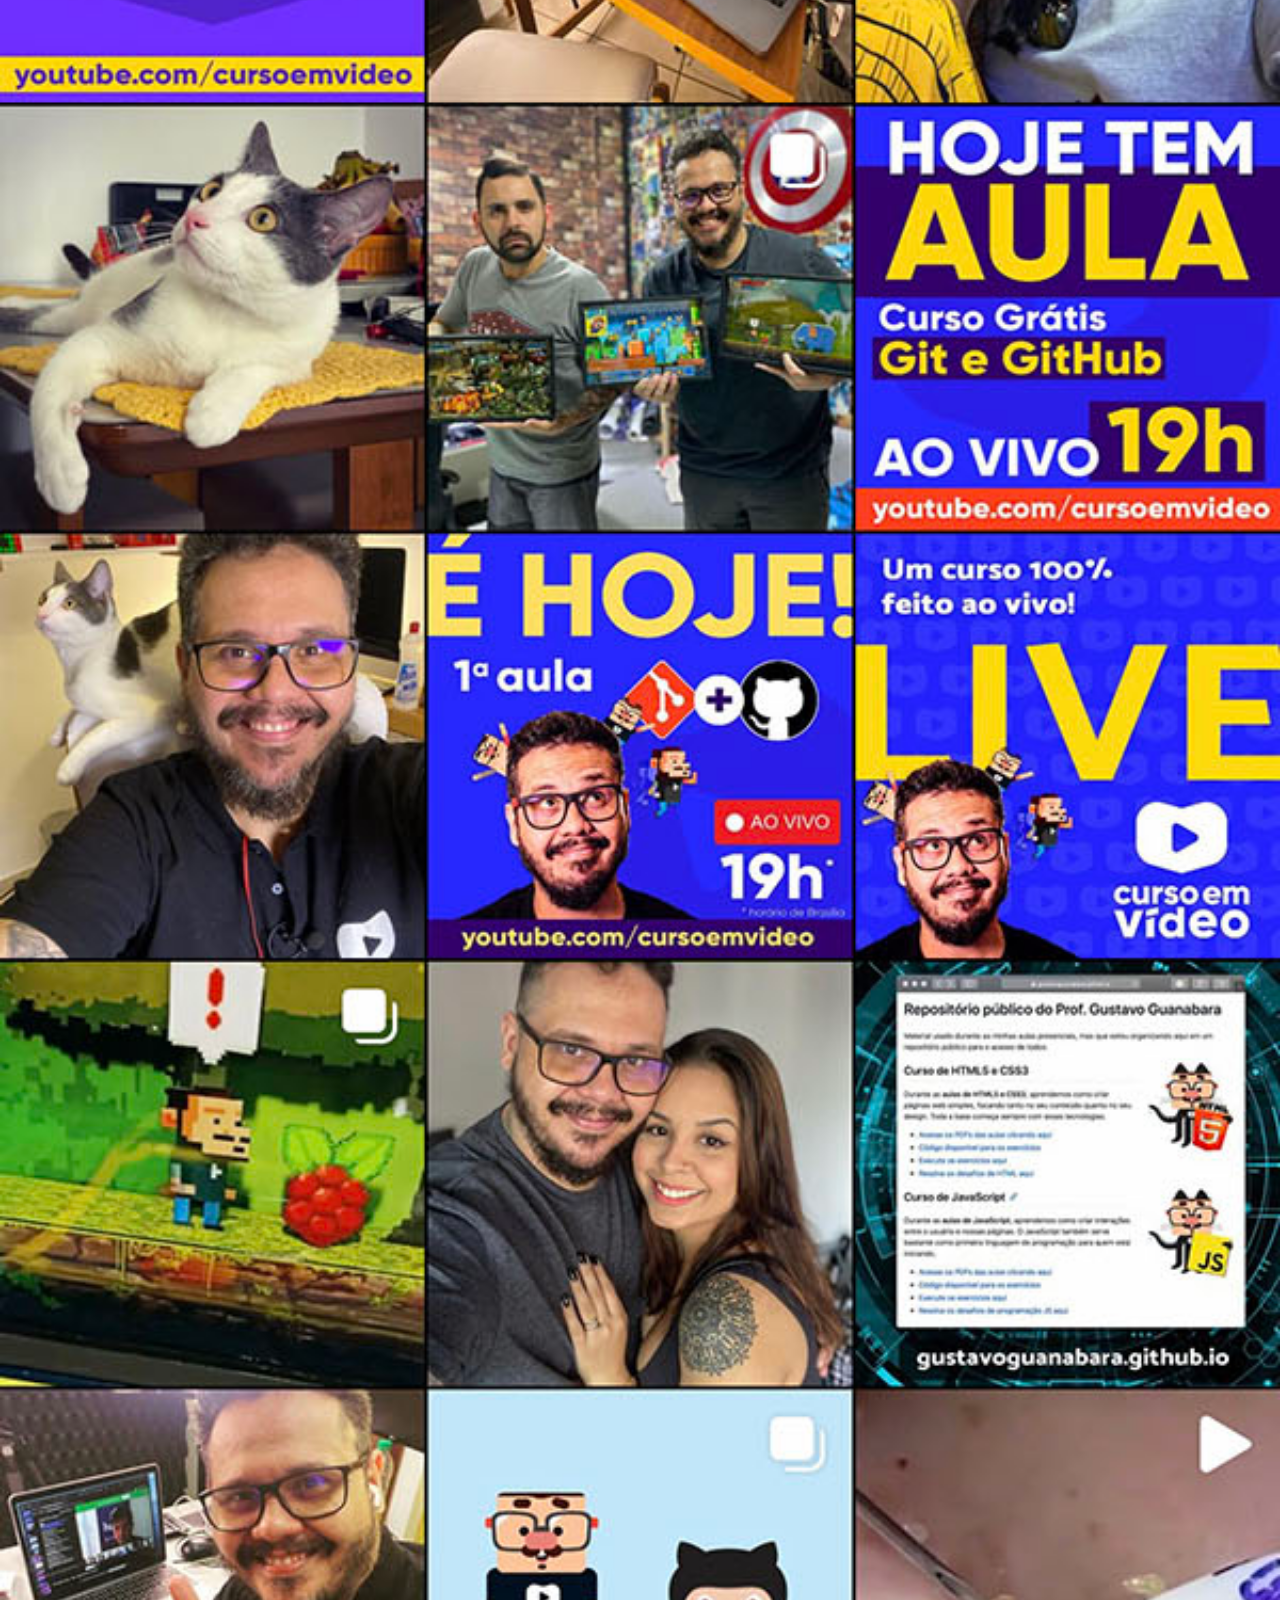
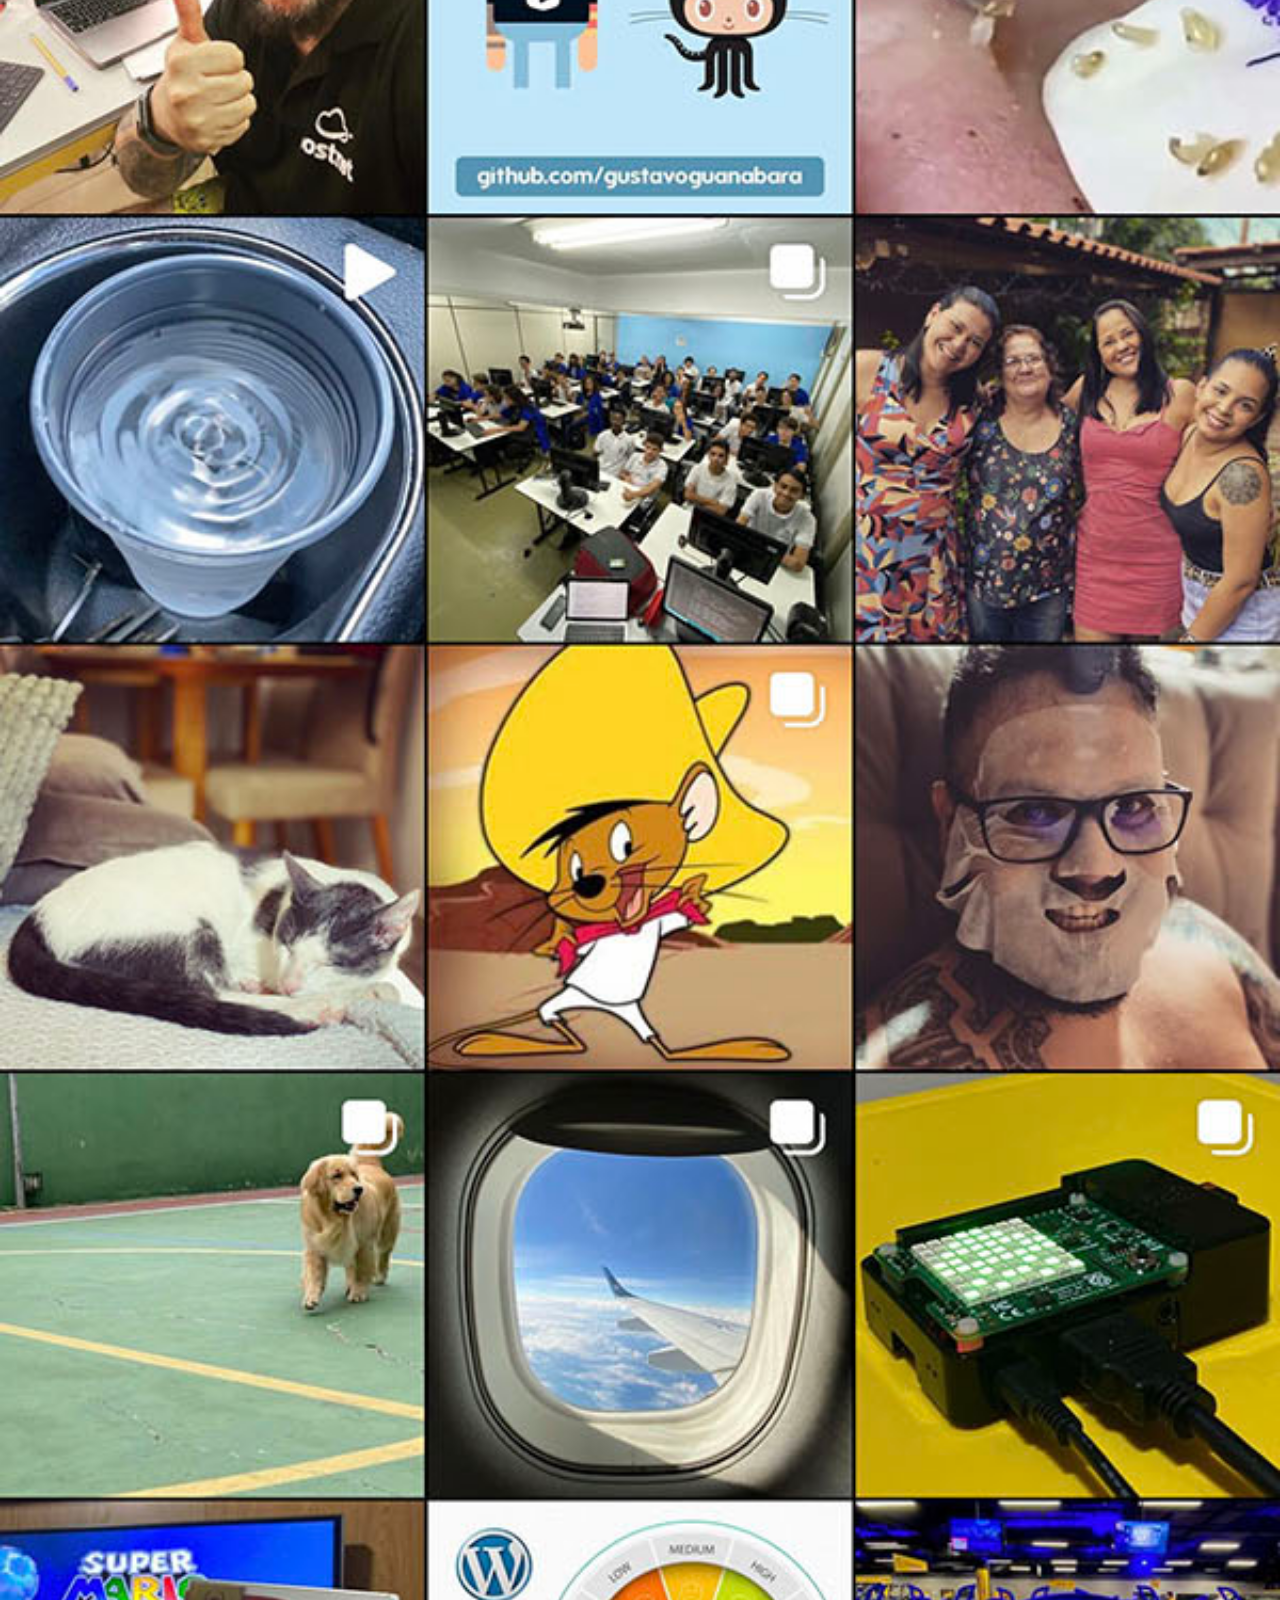
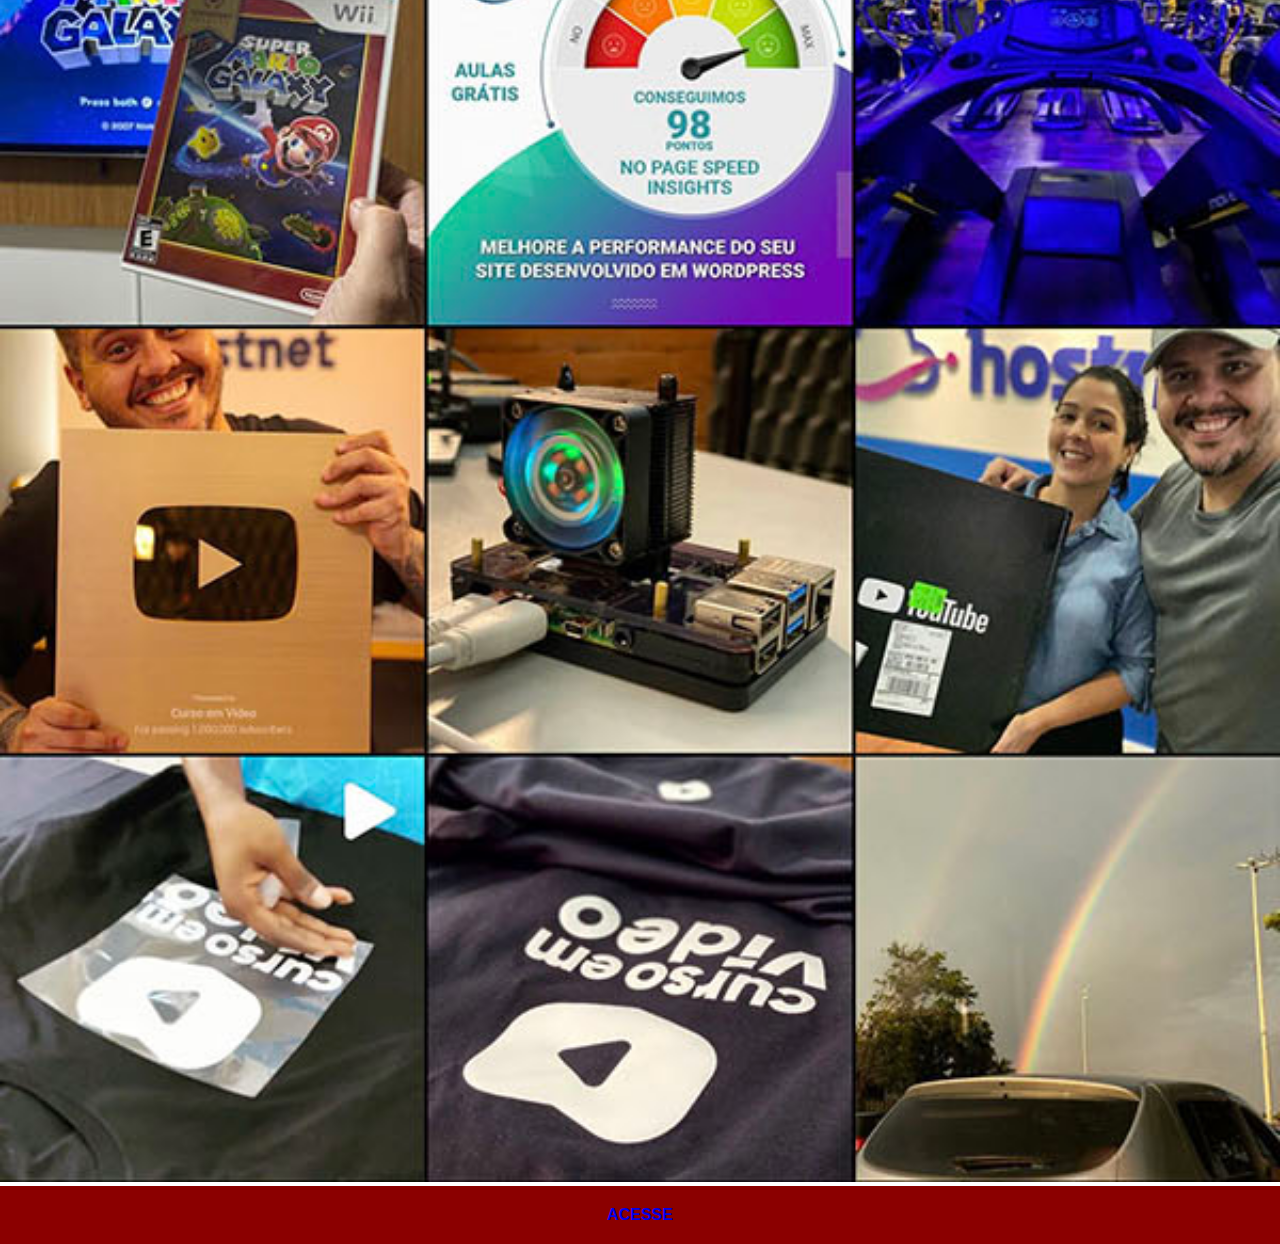
<file: instagram.html>
<!DOCTYPE html>
<html lang="pt-br">
<head>
    <meta charset="UTF-8">
    <meta name="viewport" content="width=device-width, initial-scale=1.0">
    <title>Document</title>
    <link rel="stylesheet" href="estilos/social.css">
</head>
<body>
    <img src="imagens/tela-instagram.jpg" alt="tela-instagram">
    <a href="https://www.instagram.com/gustavoguanabara" target="_blank">ACESSE</a>
</body>
</html>
</file>
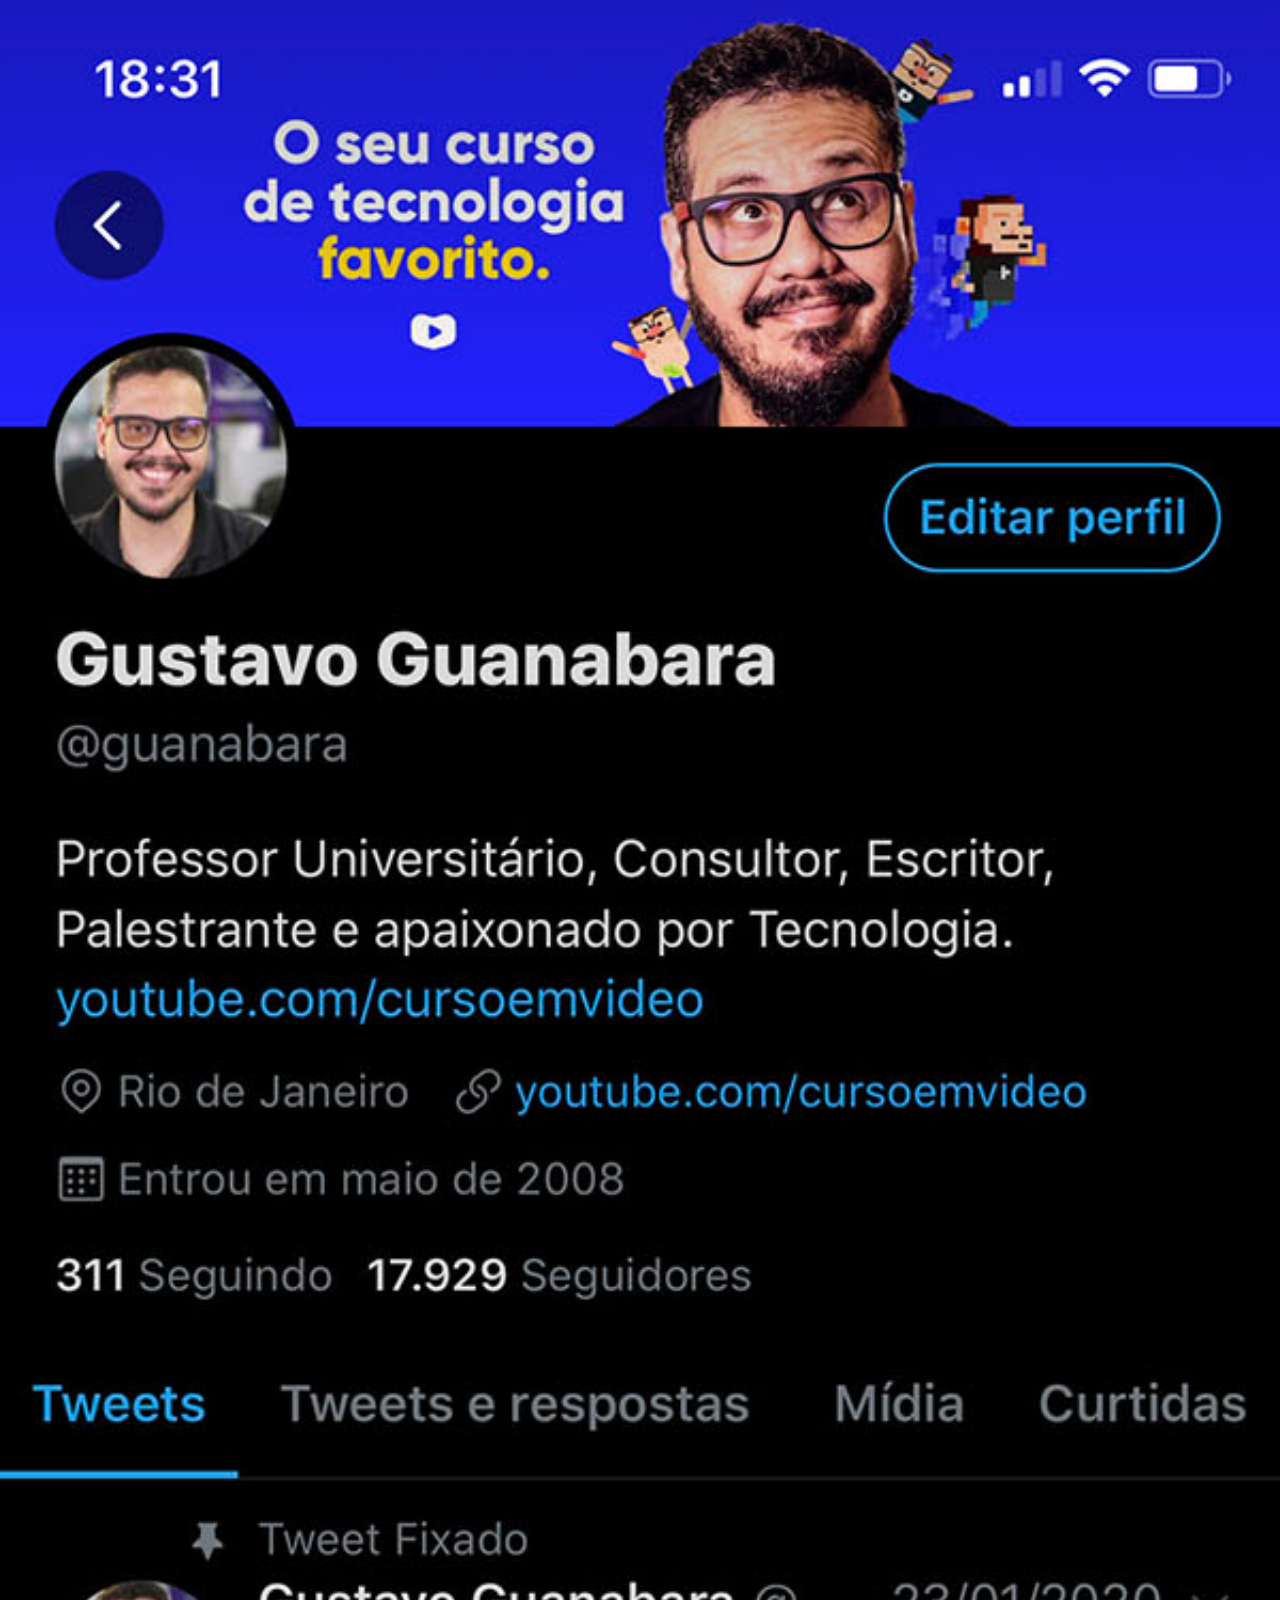
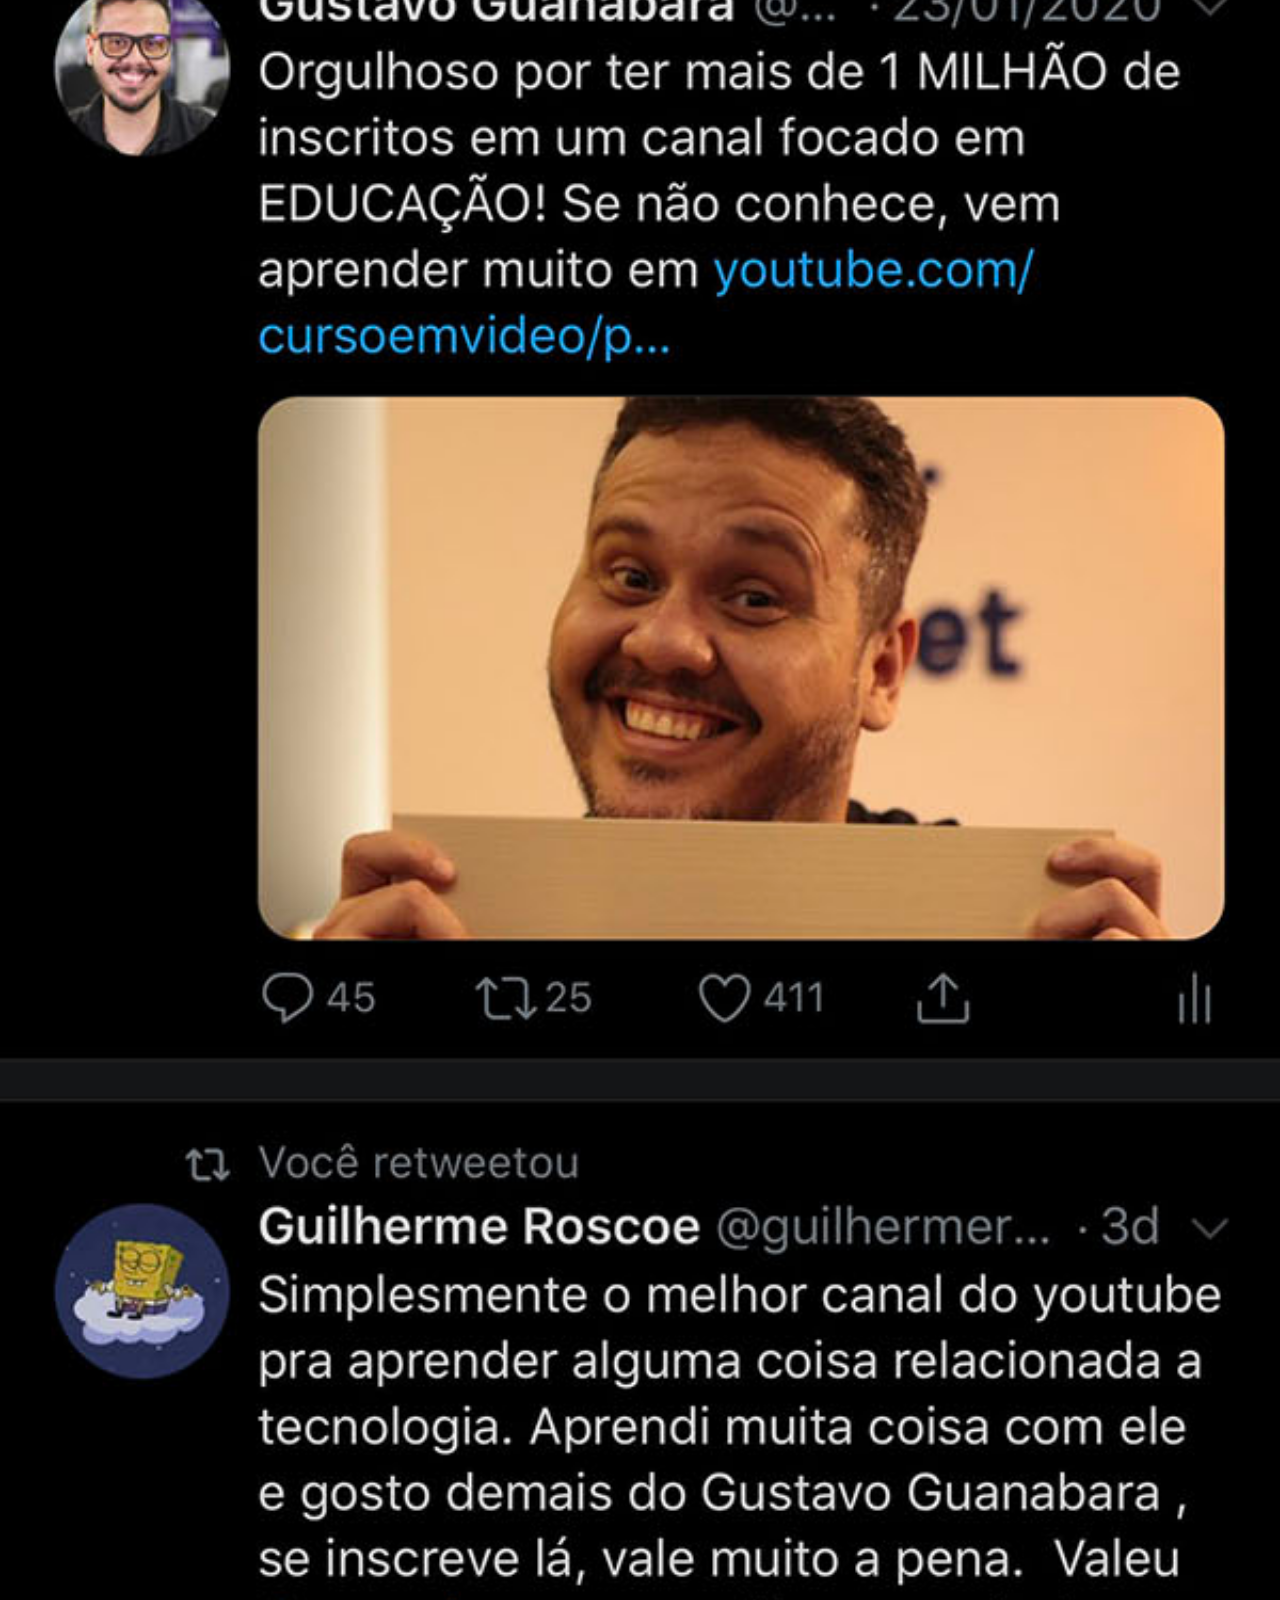
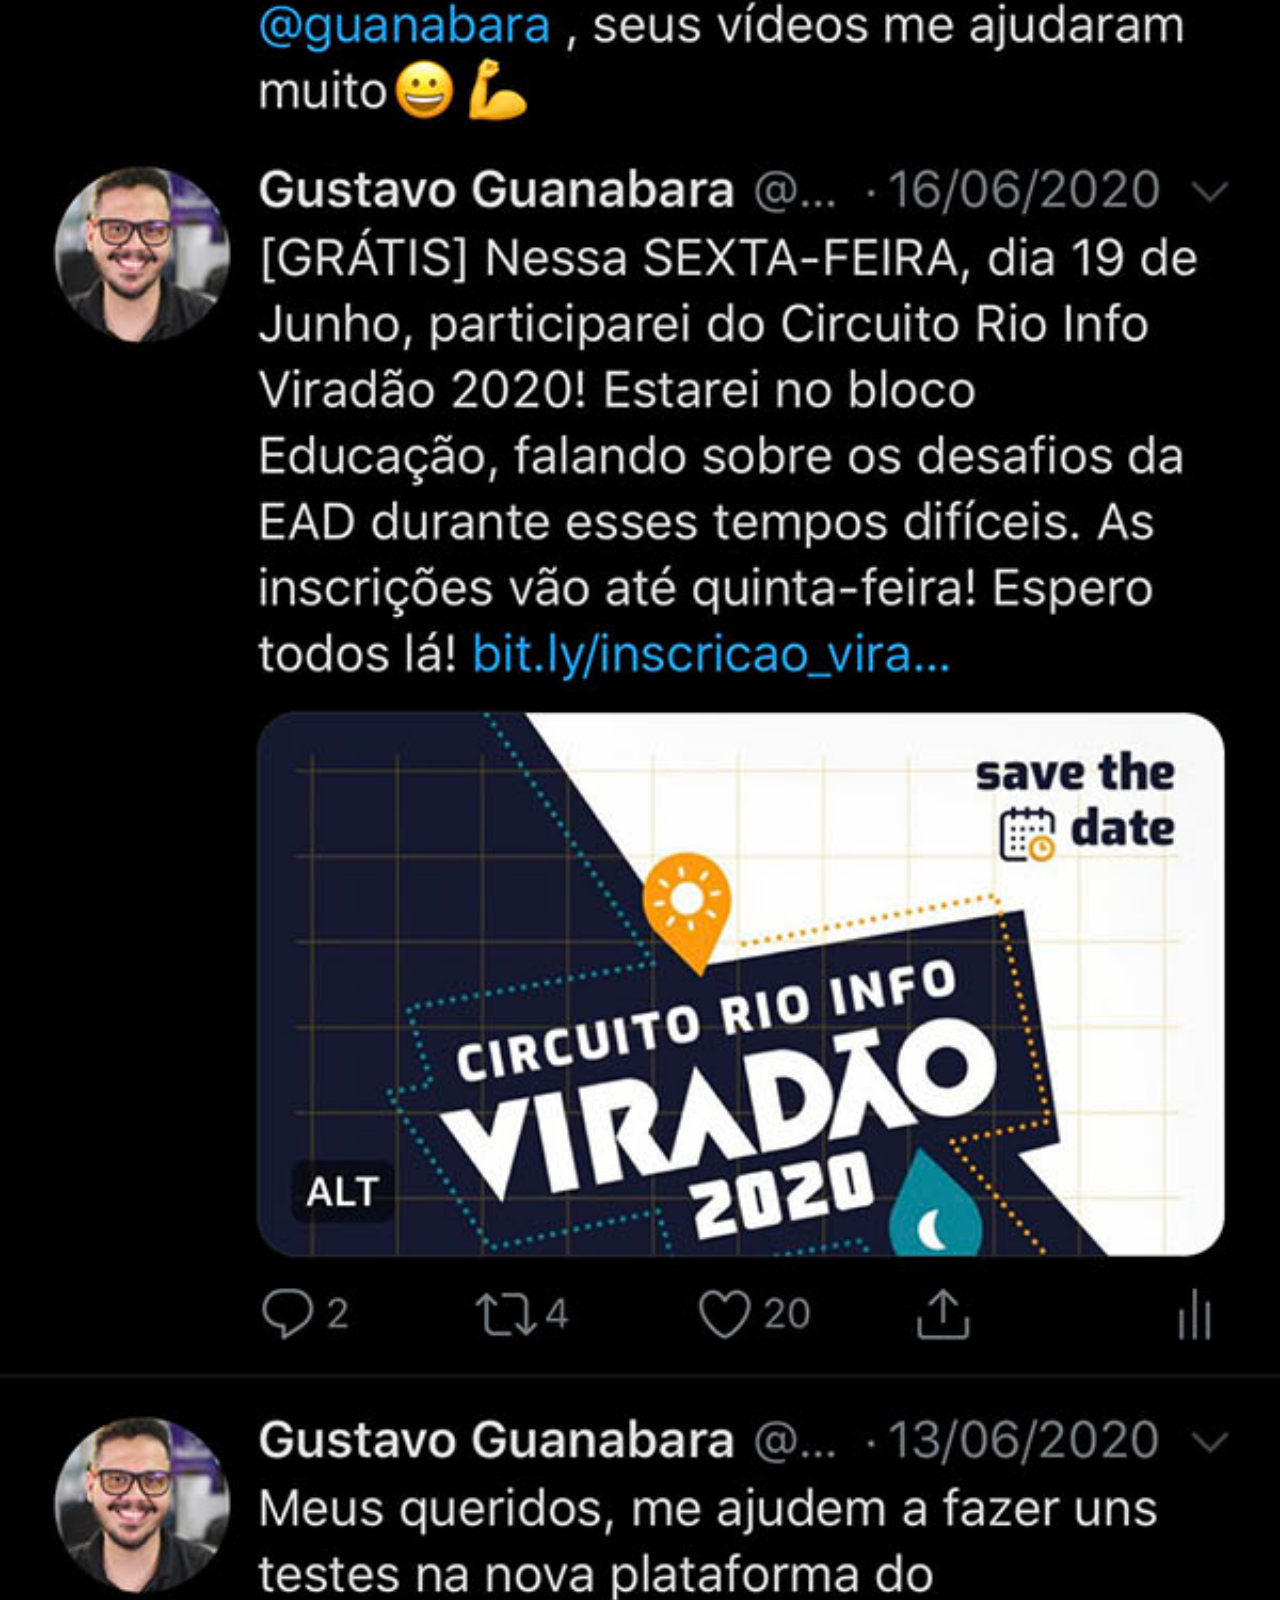
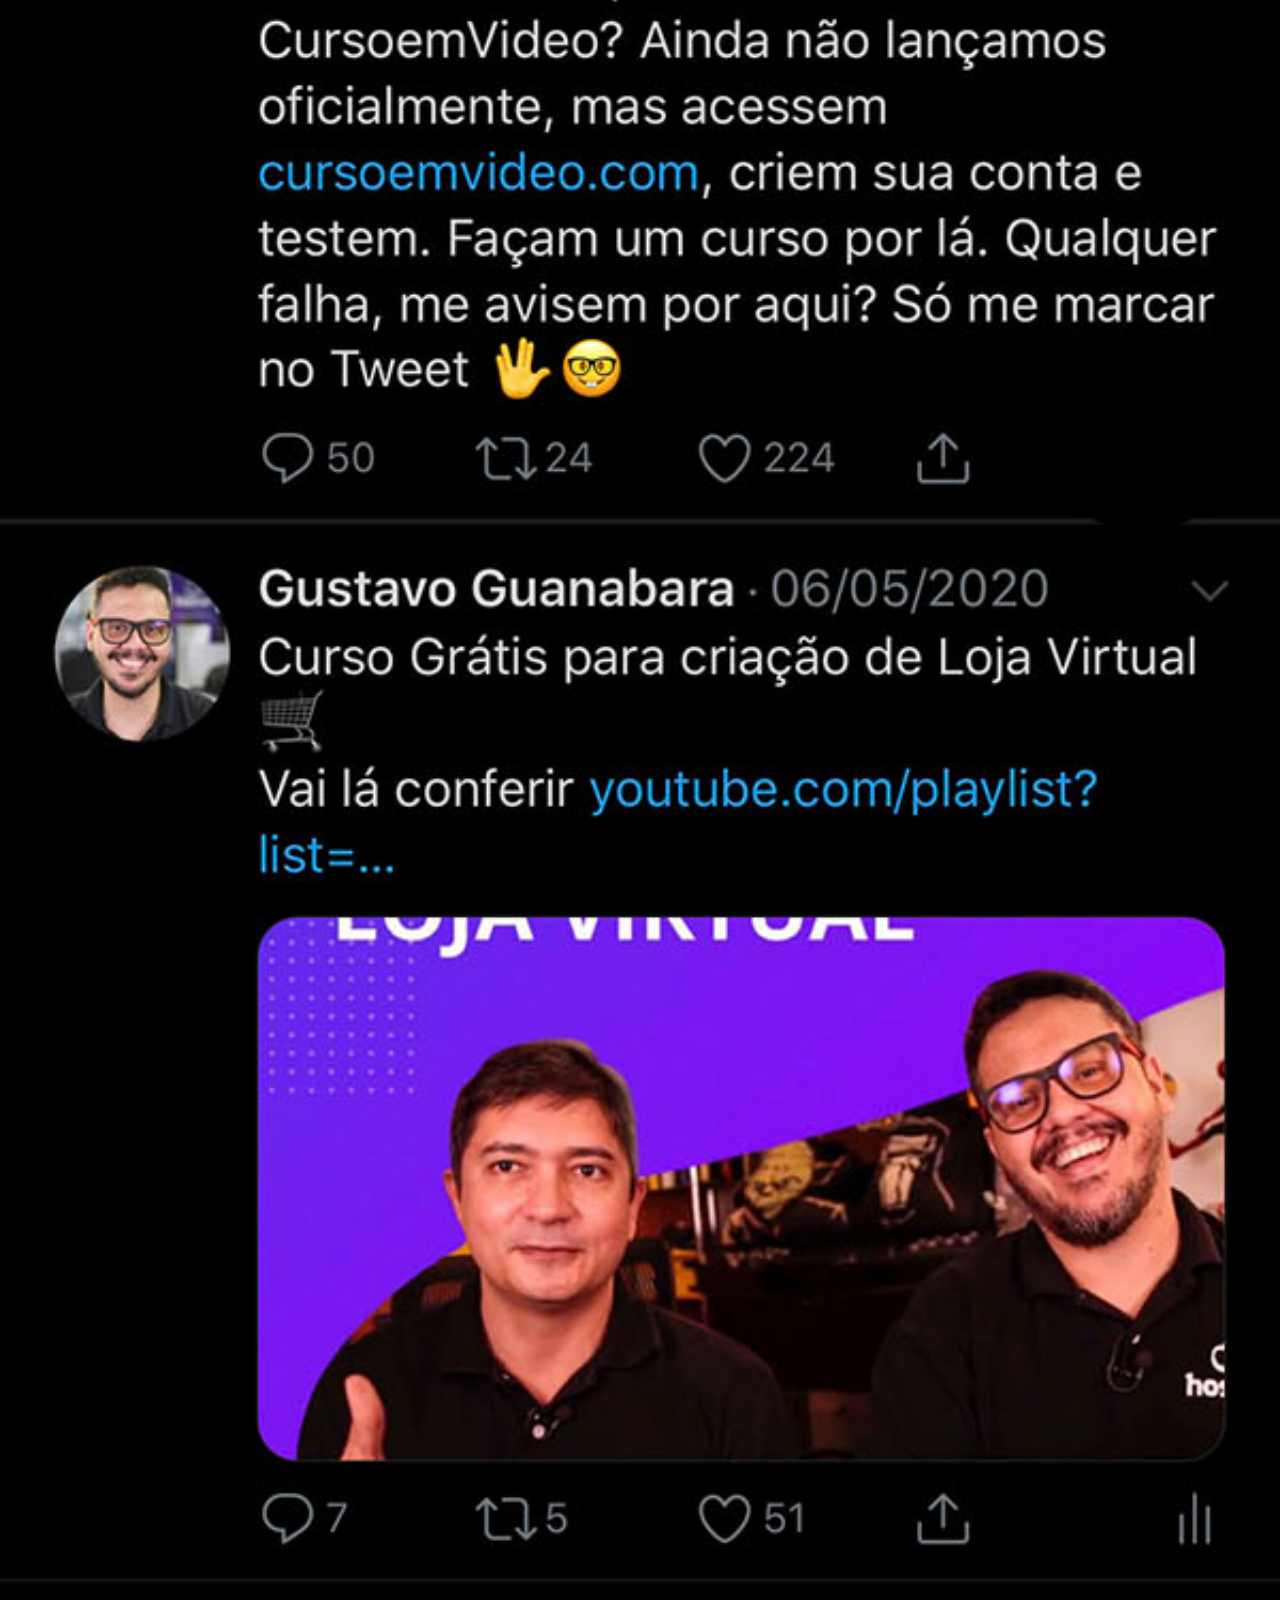
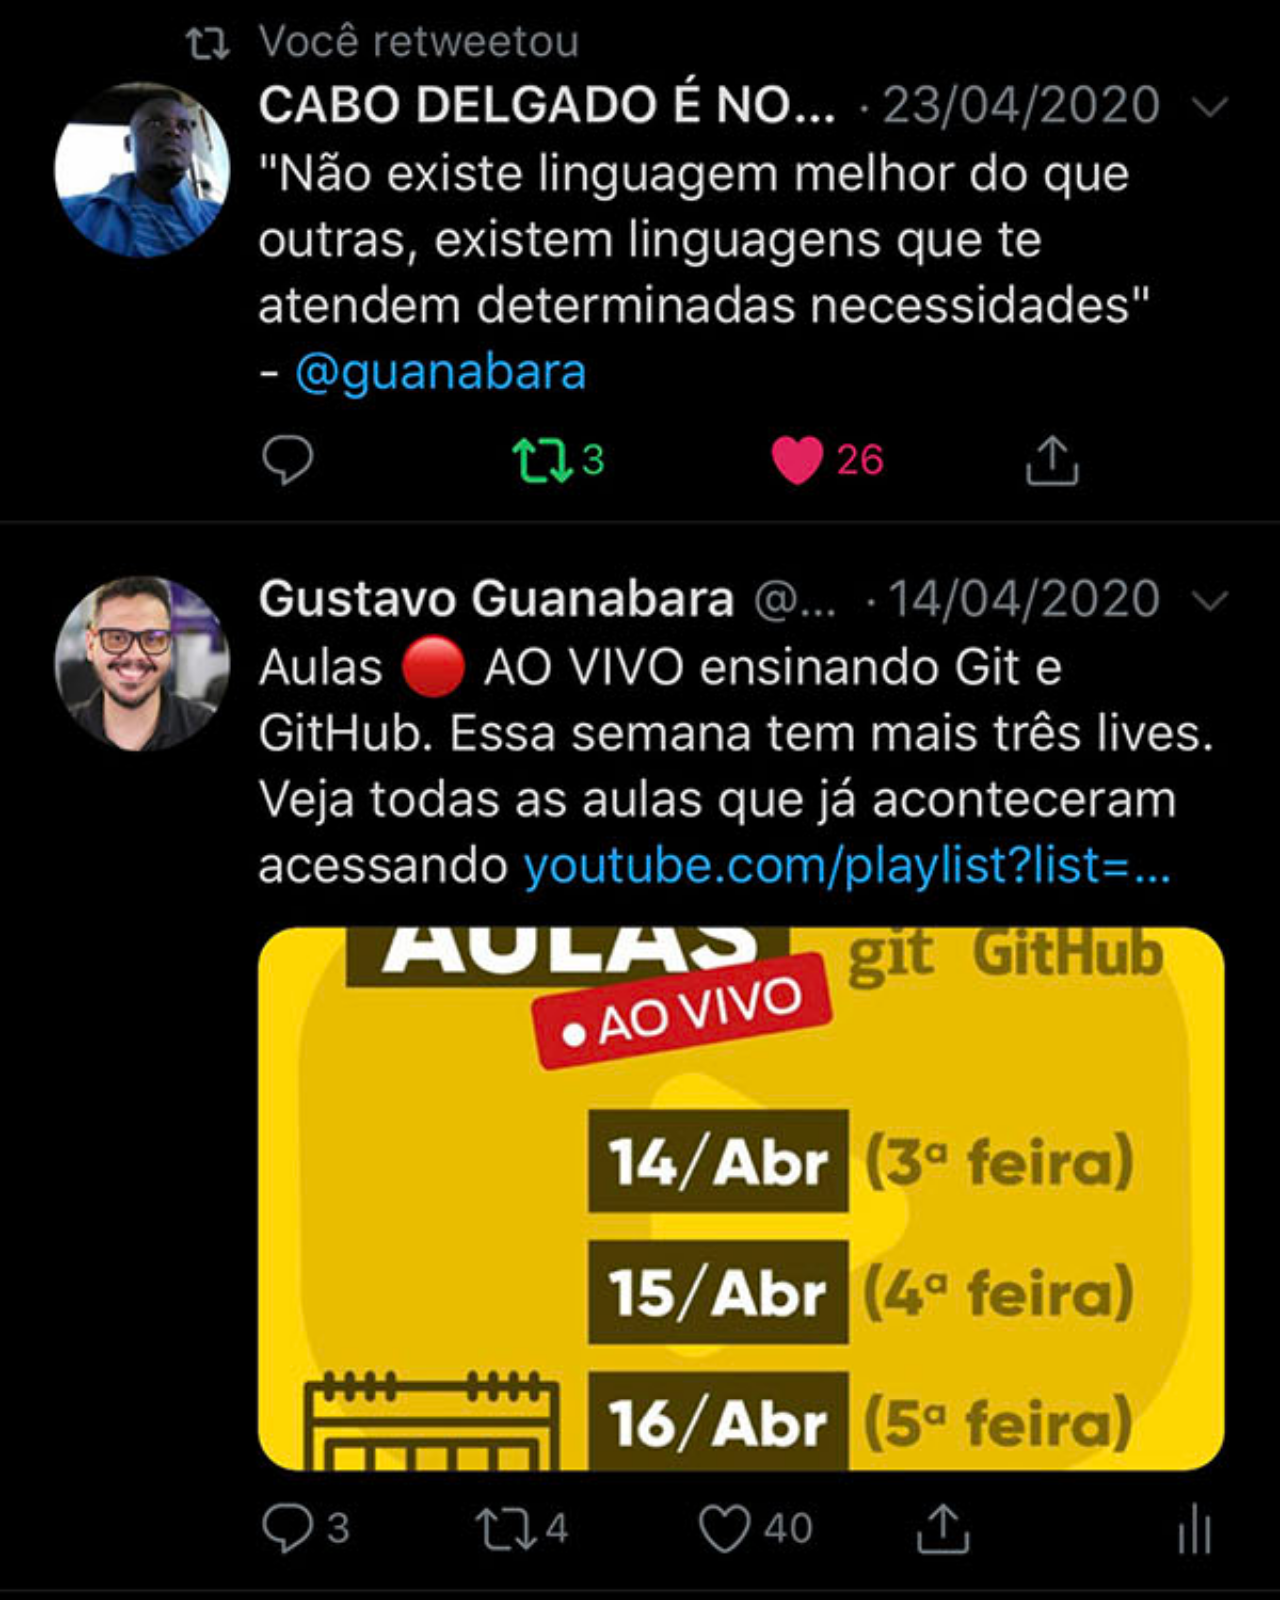
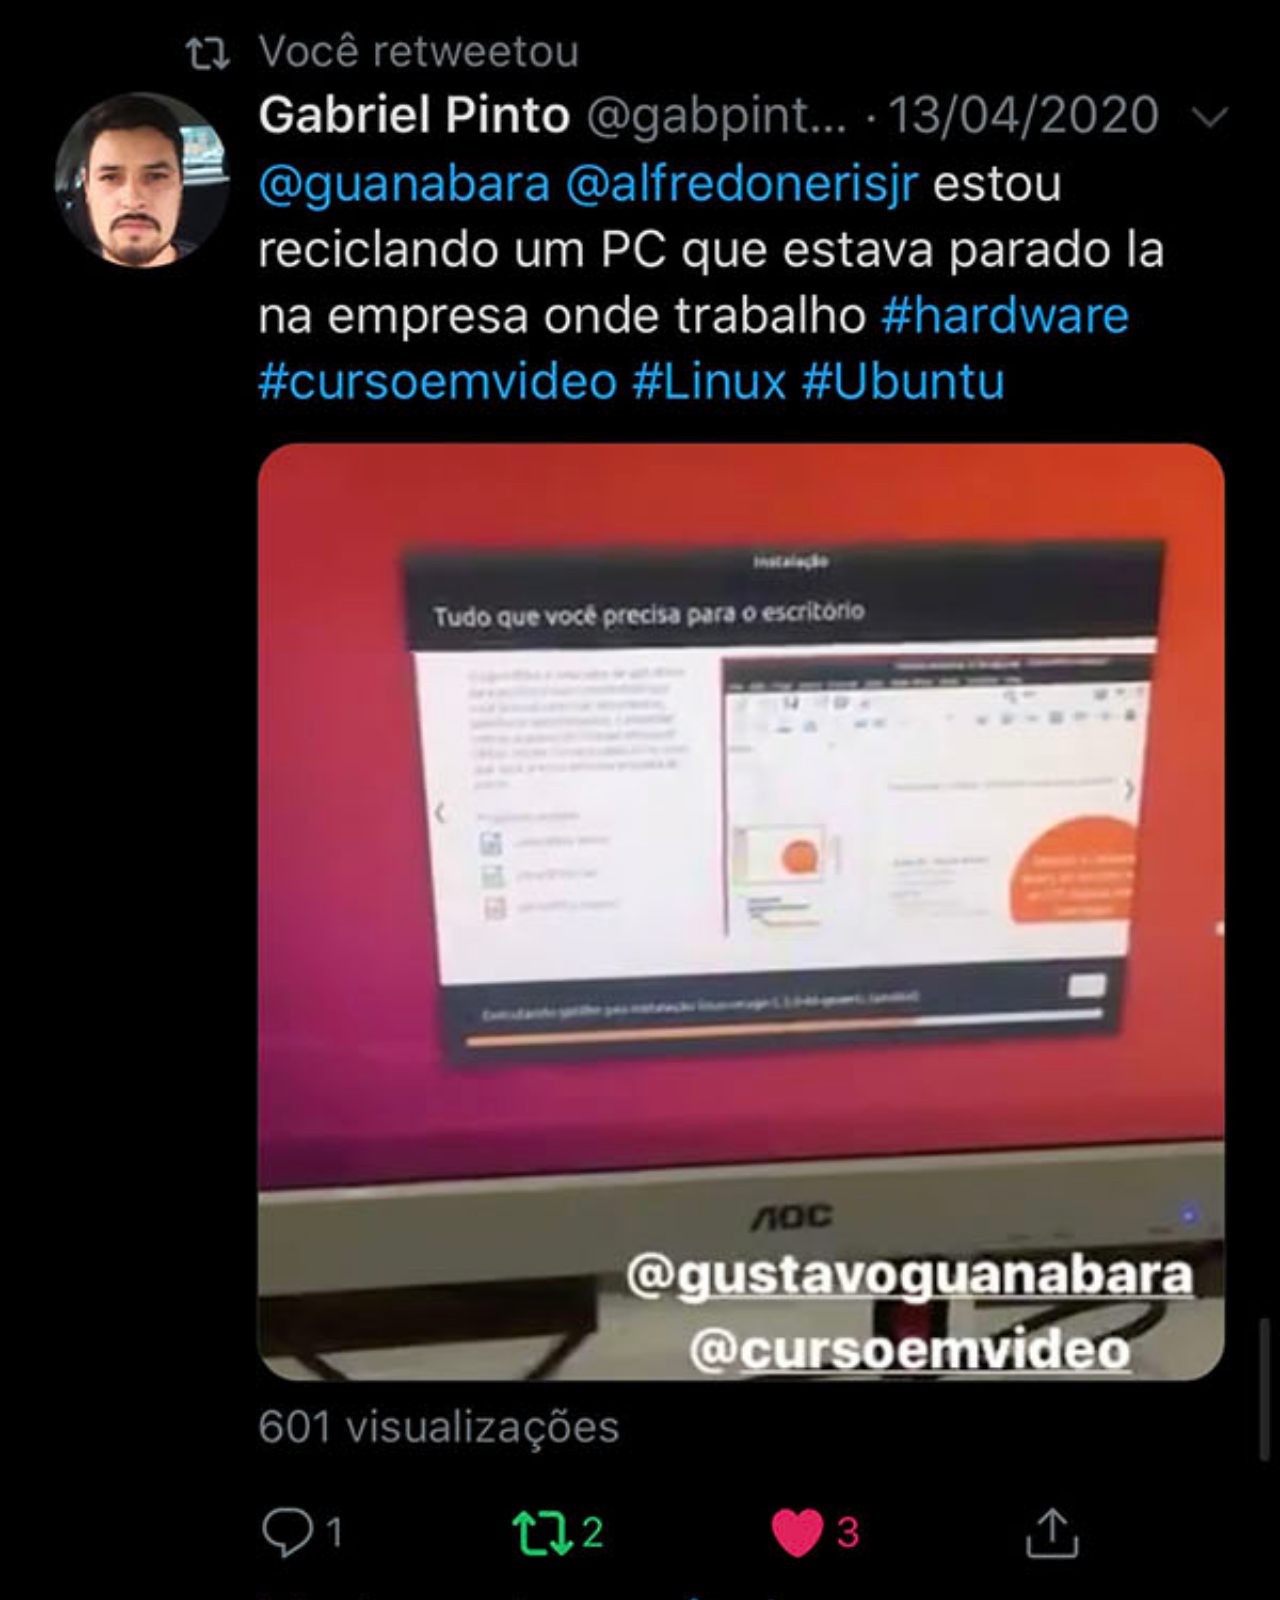
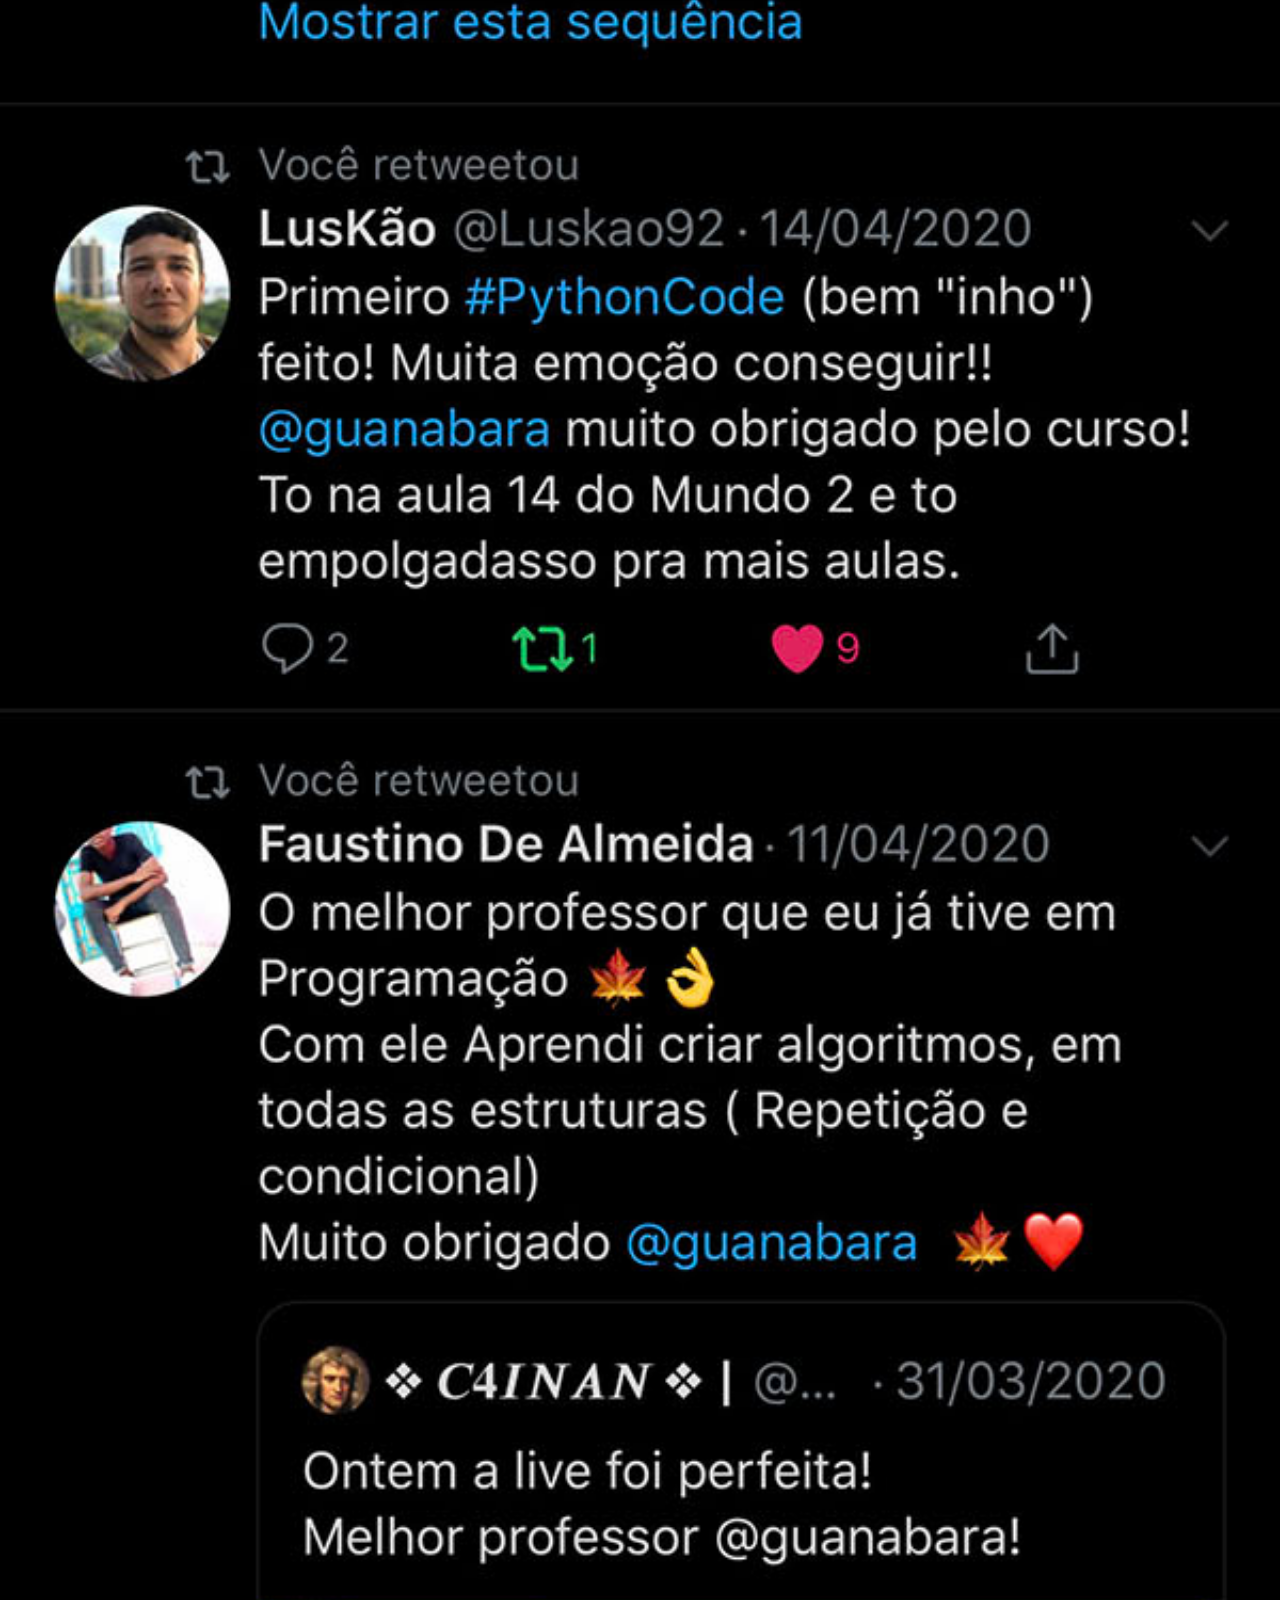
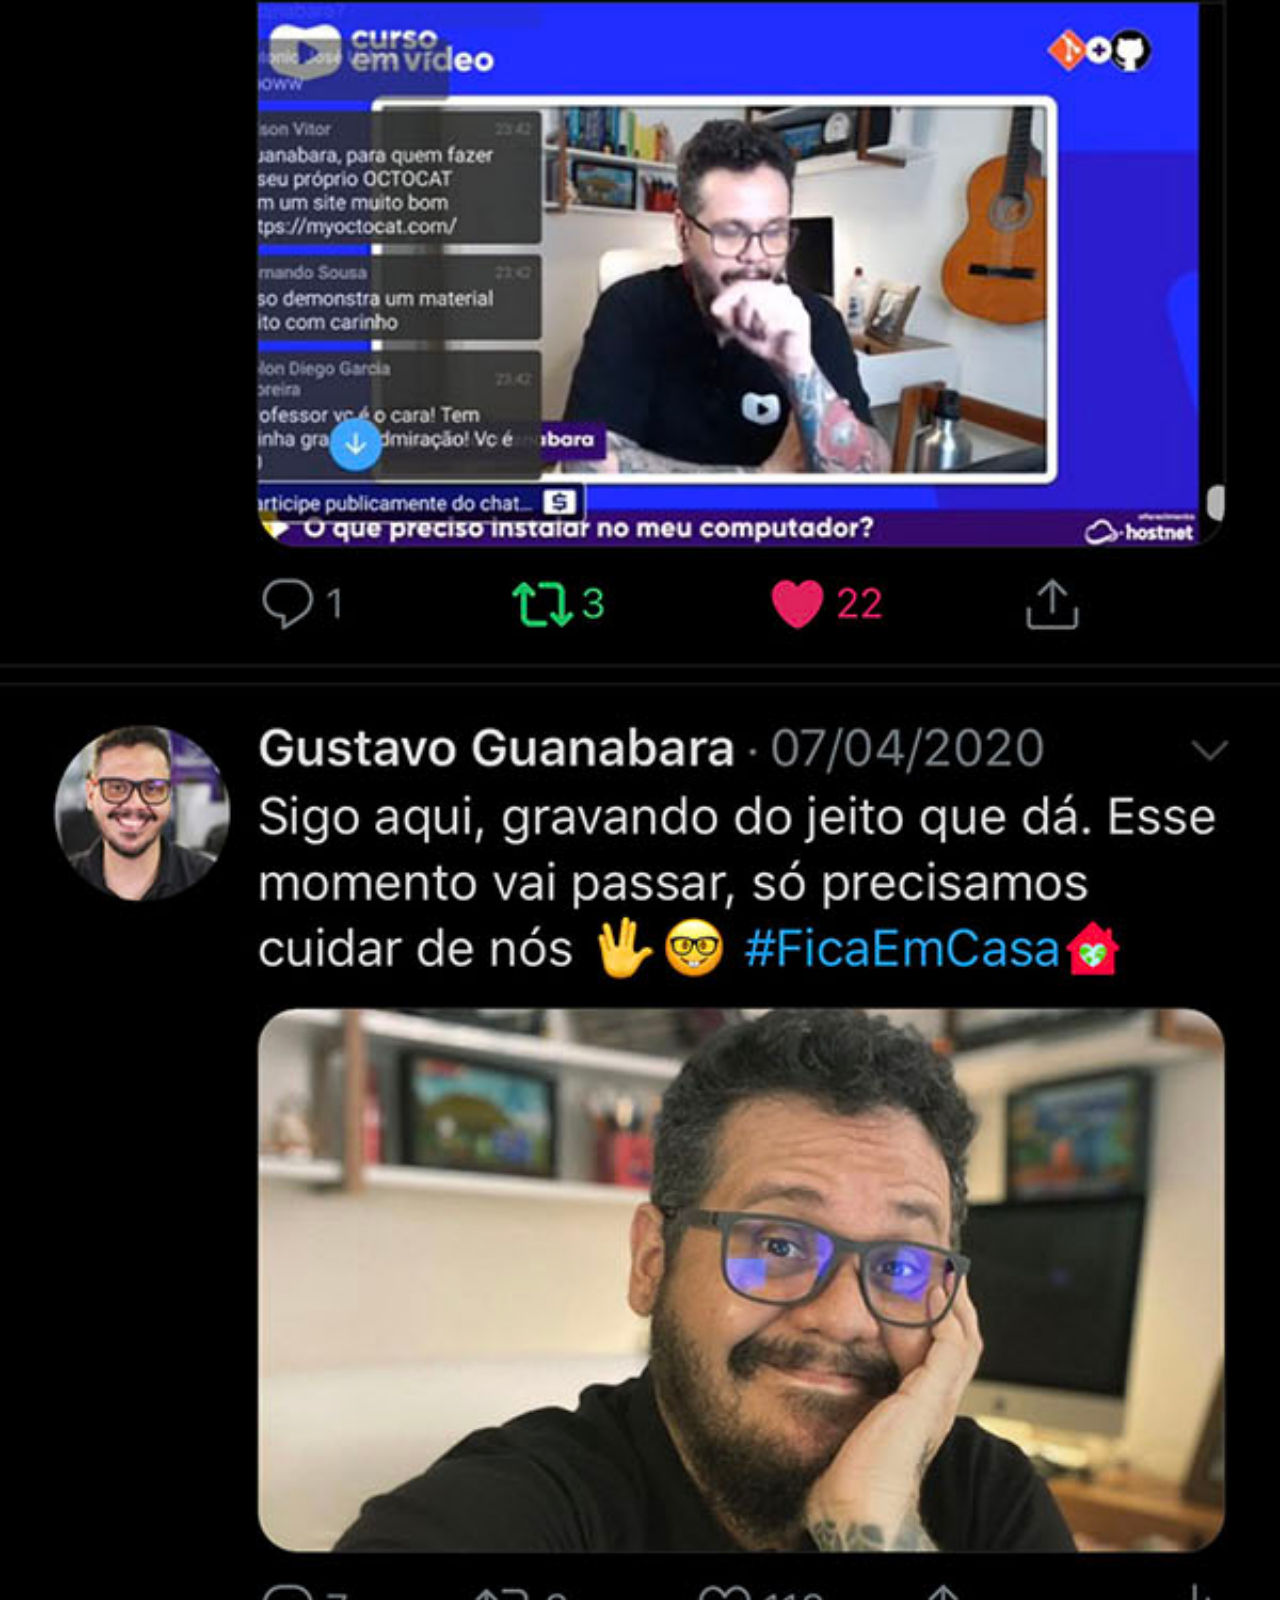
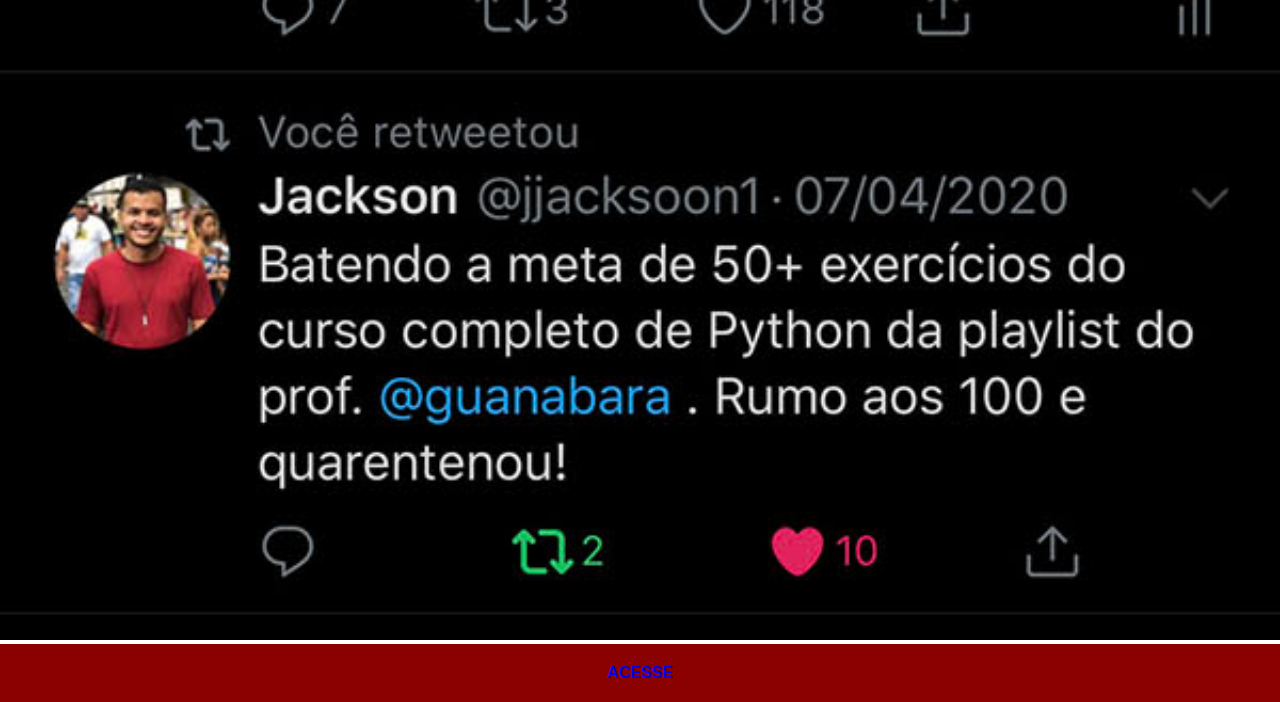
<file: twitter.html>
<!DOCTYPE html>
<html lang="pt-br">
<head>
    <meta charset="UTF-8">
    <meta name="viewport" content="width=device-width, initial-scale=1.0">
    <title>Document</title>
    <link rel="stylesheet" href="estilos/social.css">
</head>
<body>
    <img src="imagens/tela-twitter.jpg" alt="twitter">
    <a href="https://x.com/guanabara" target="_blank">ACESSE</a>
</body>
</html>
</file>
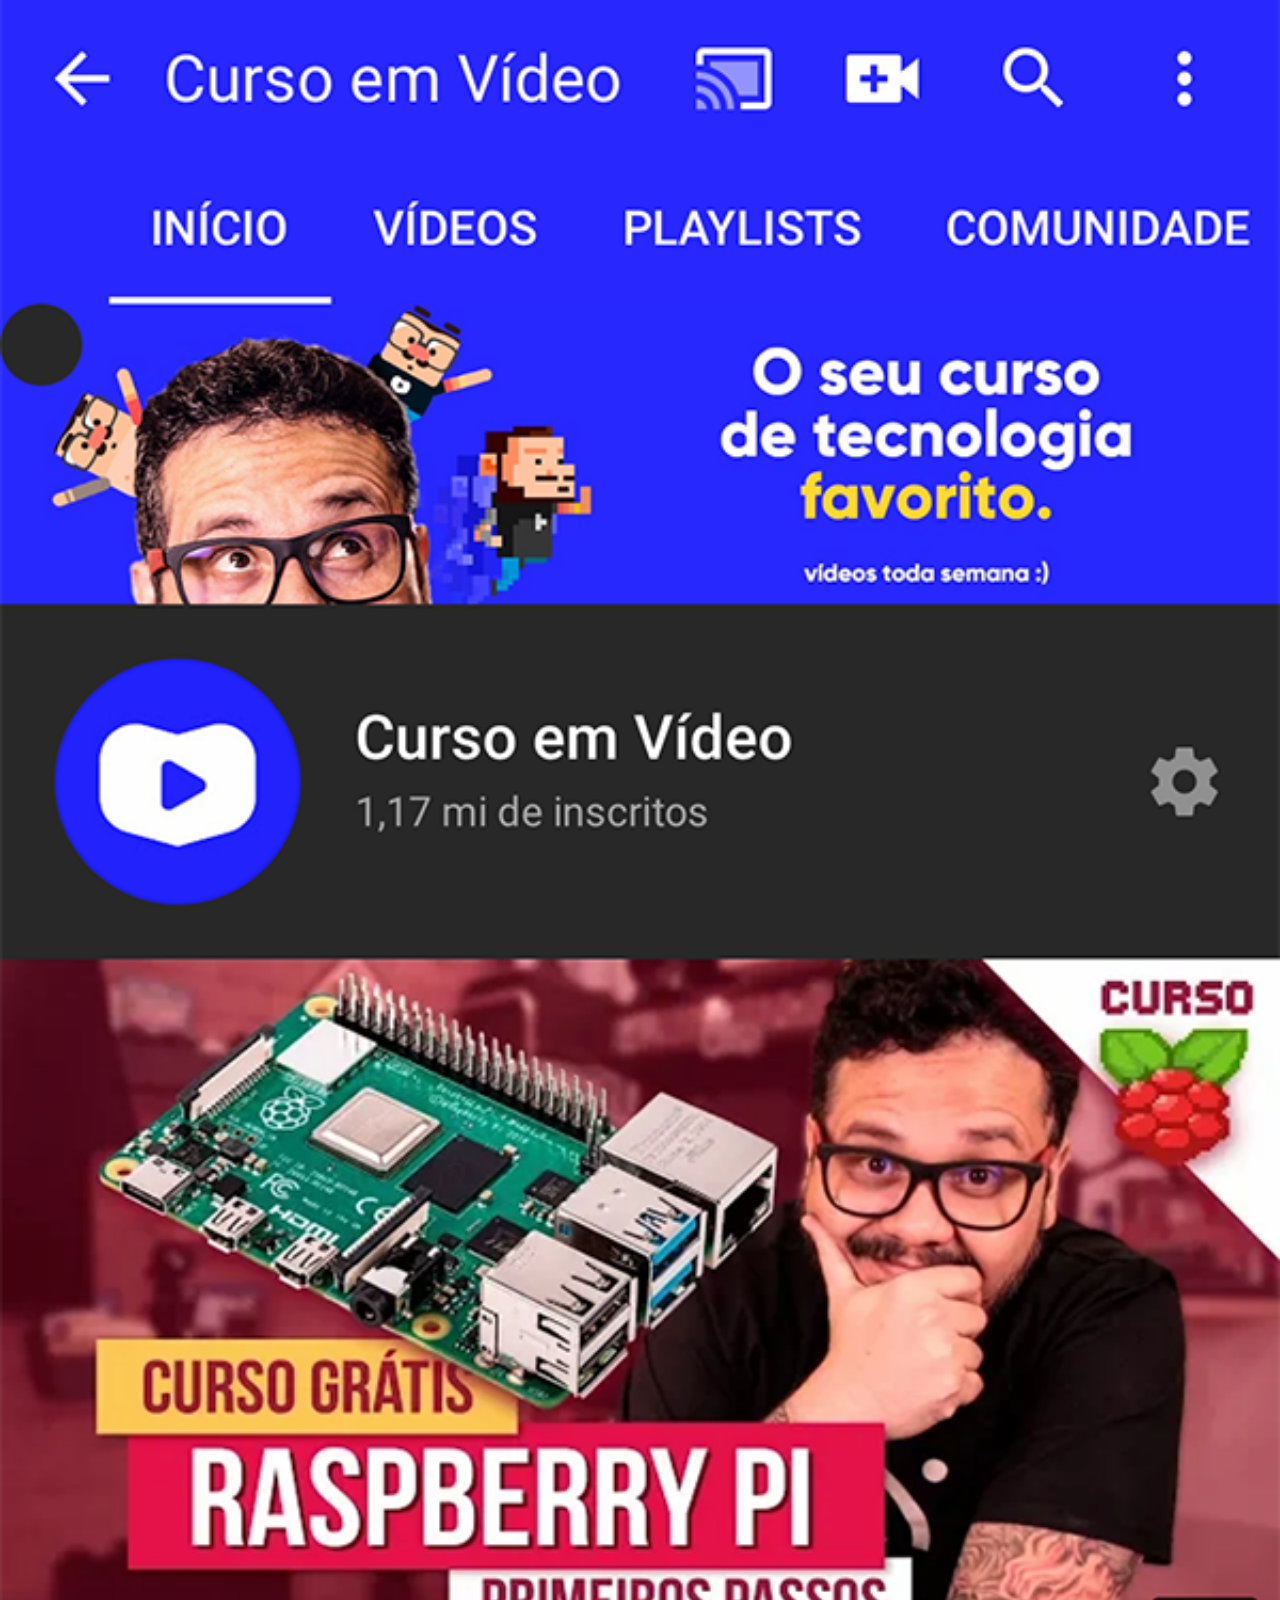
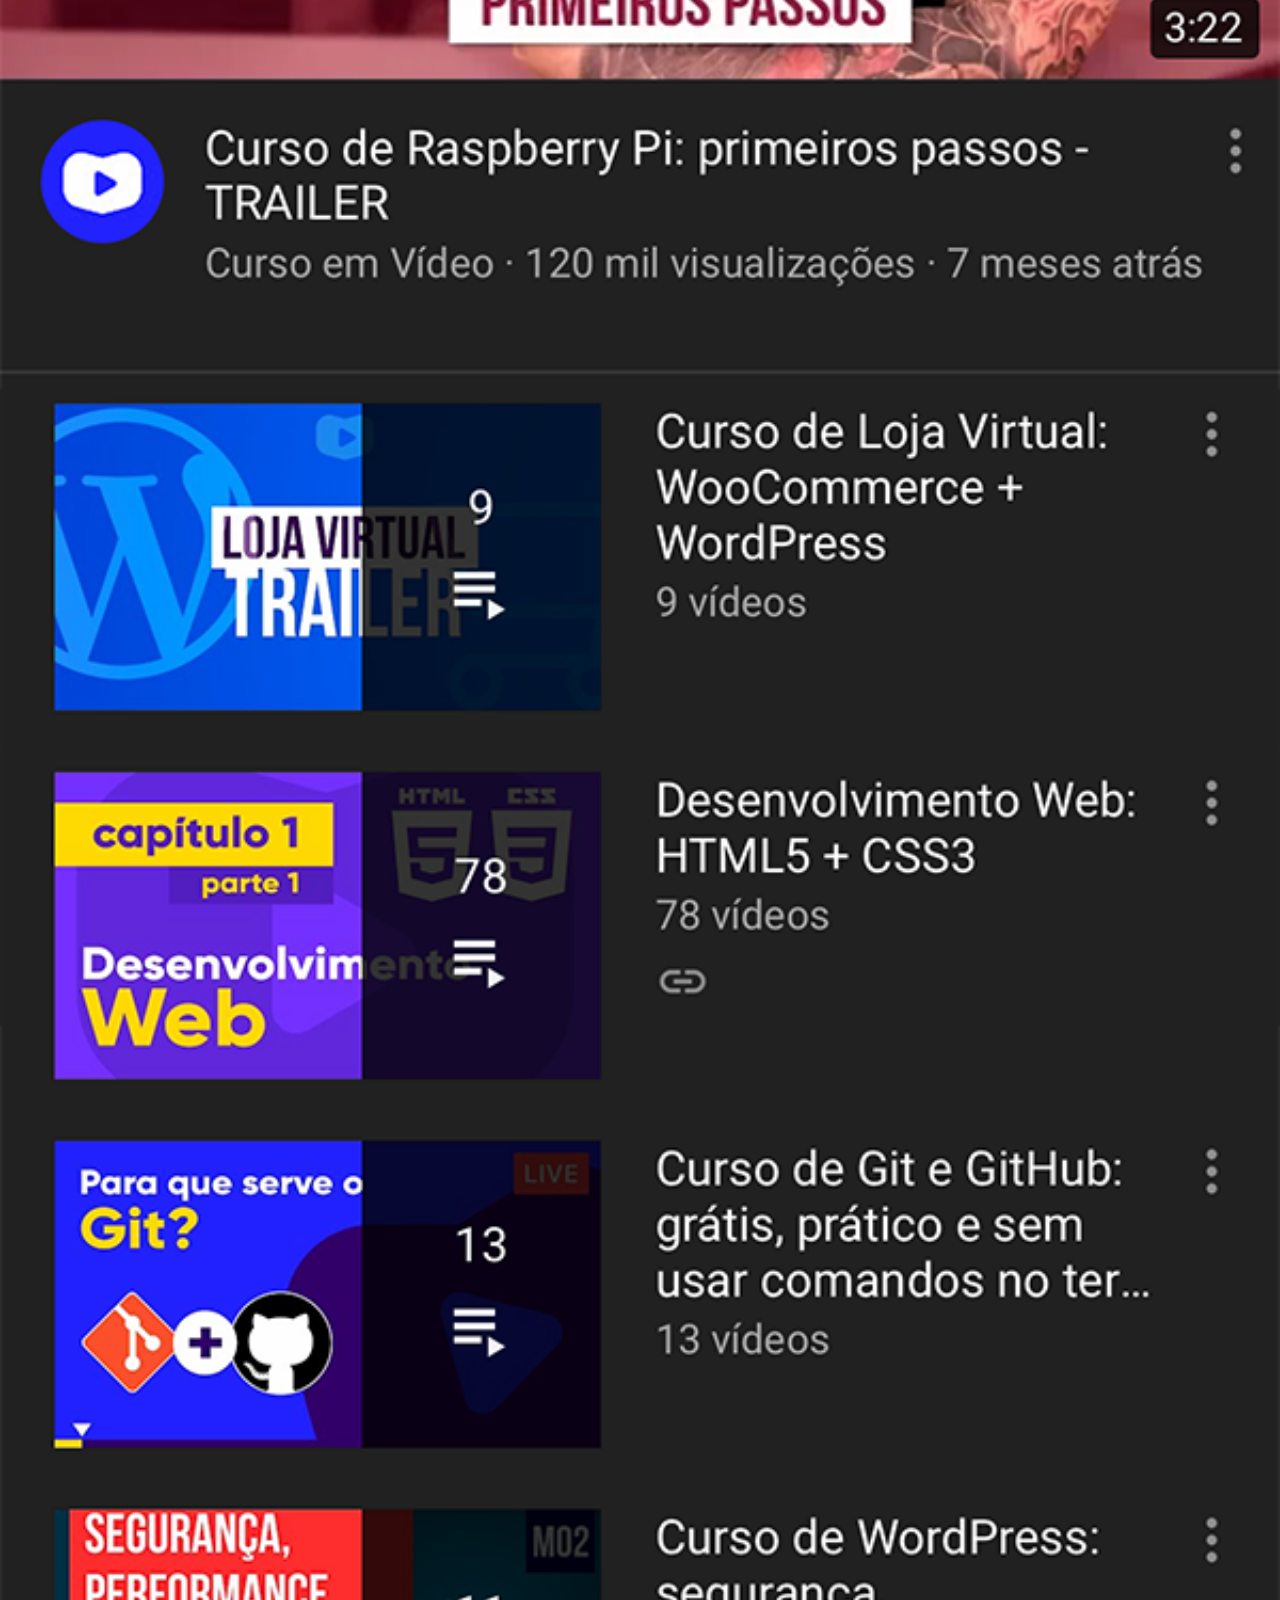
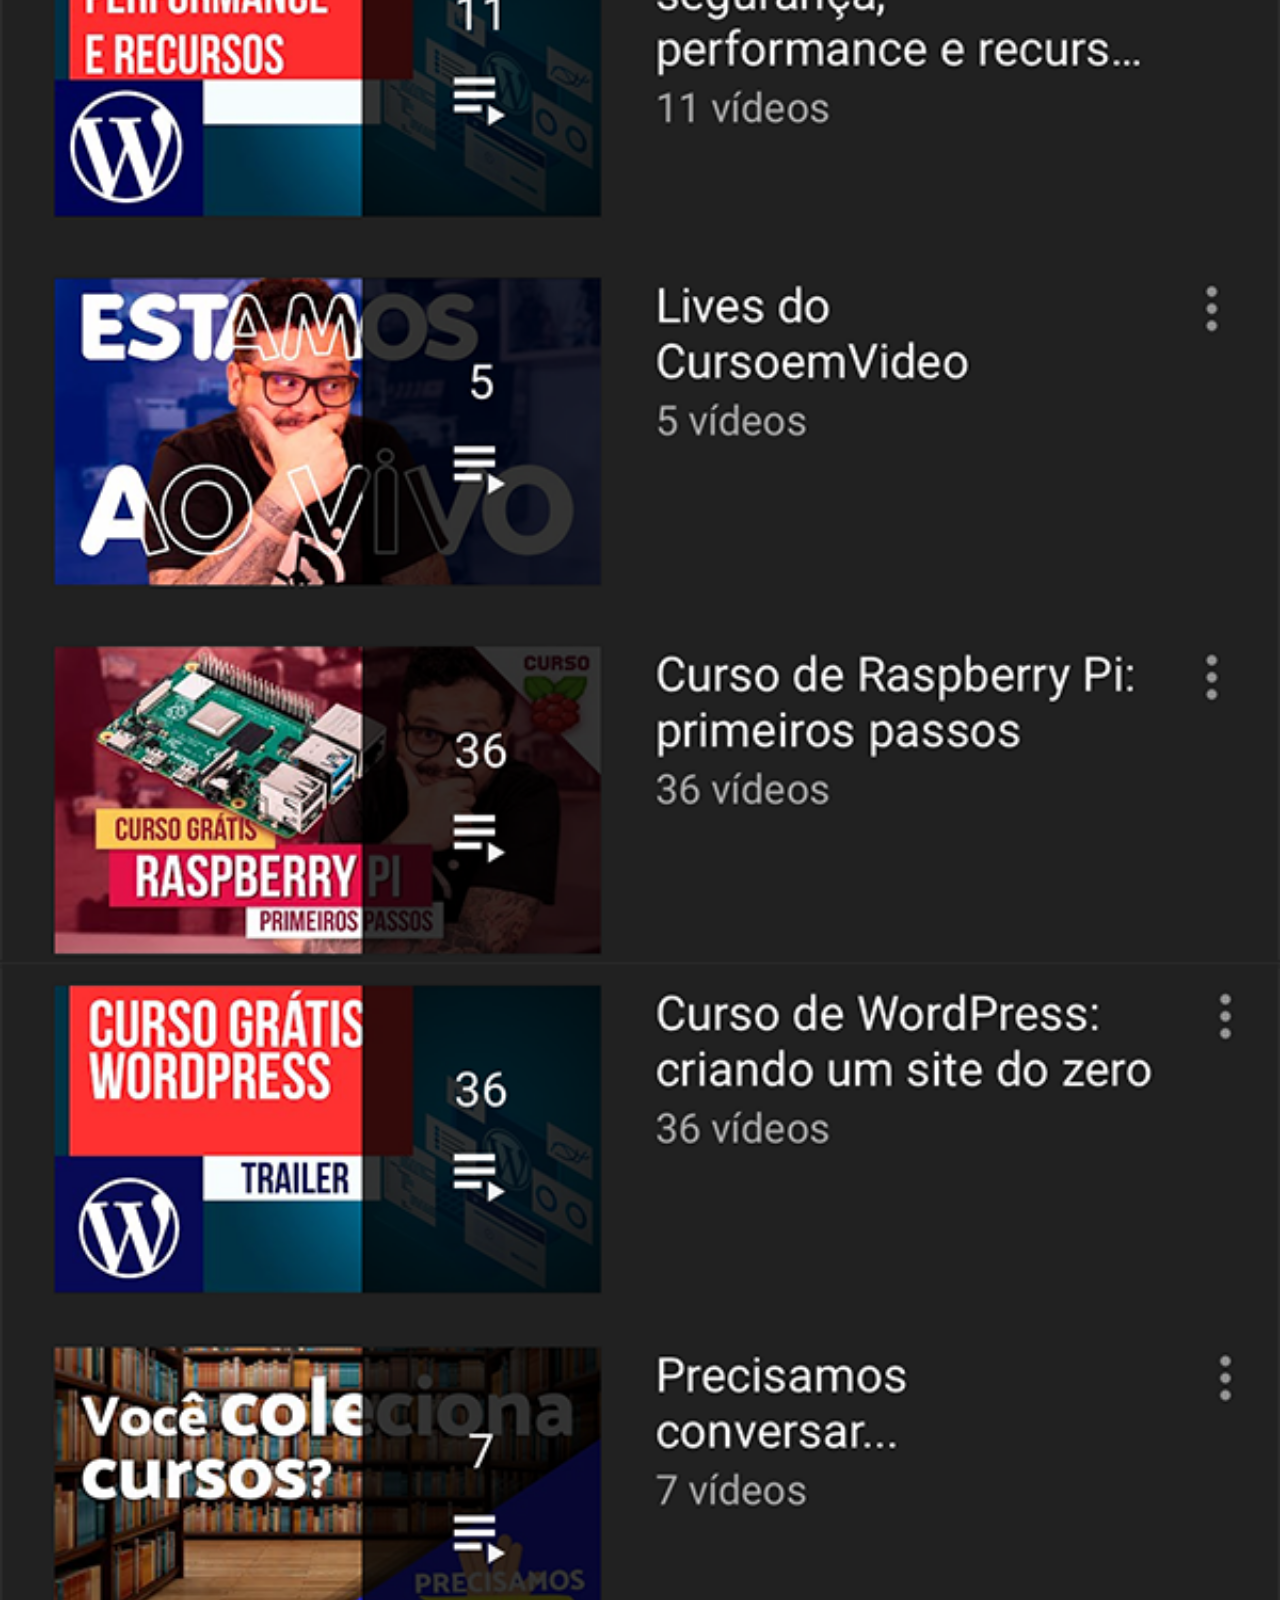
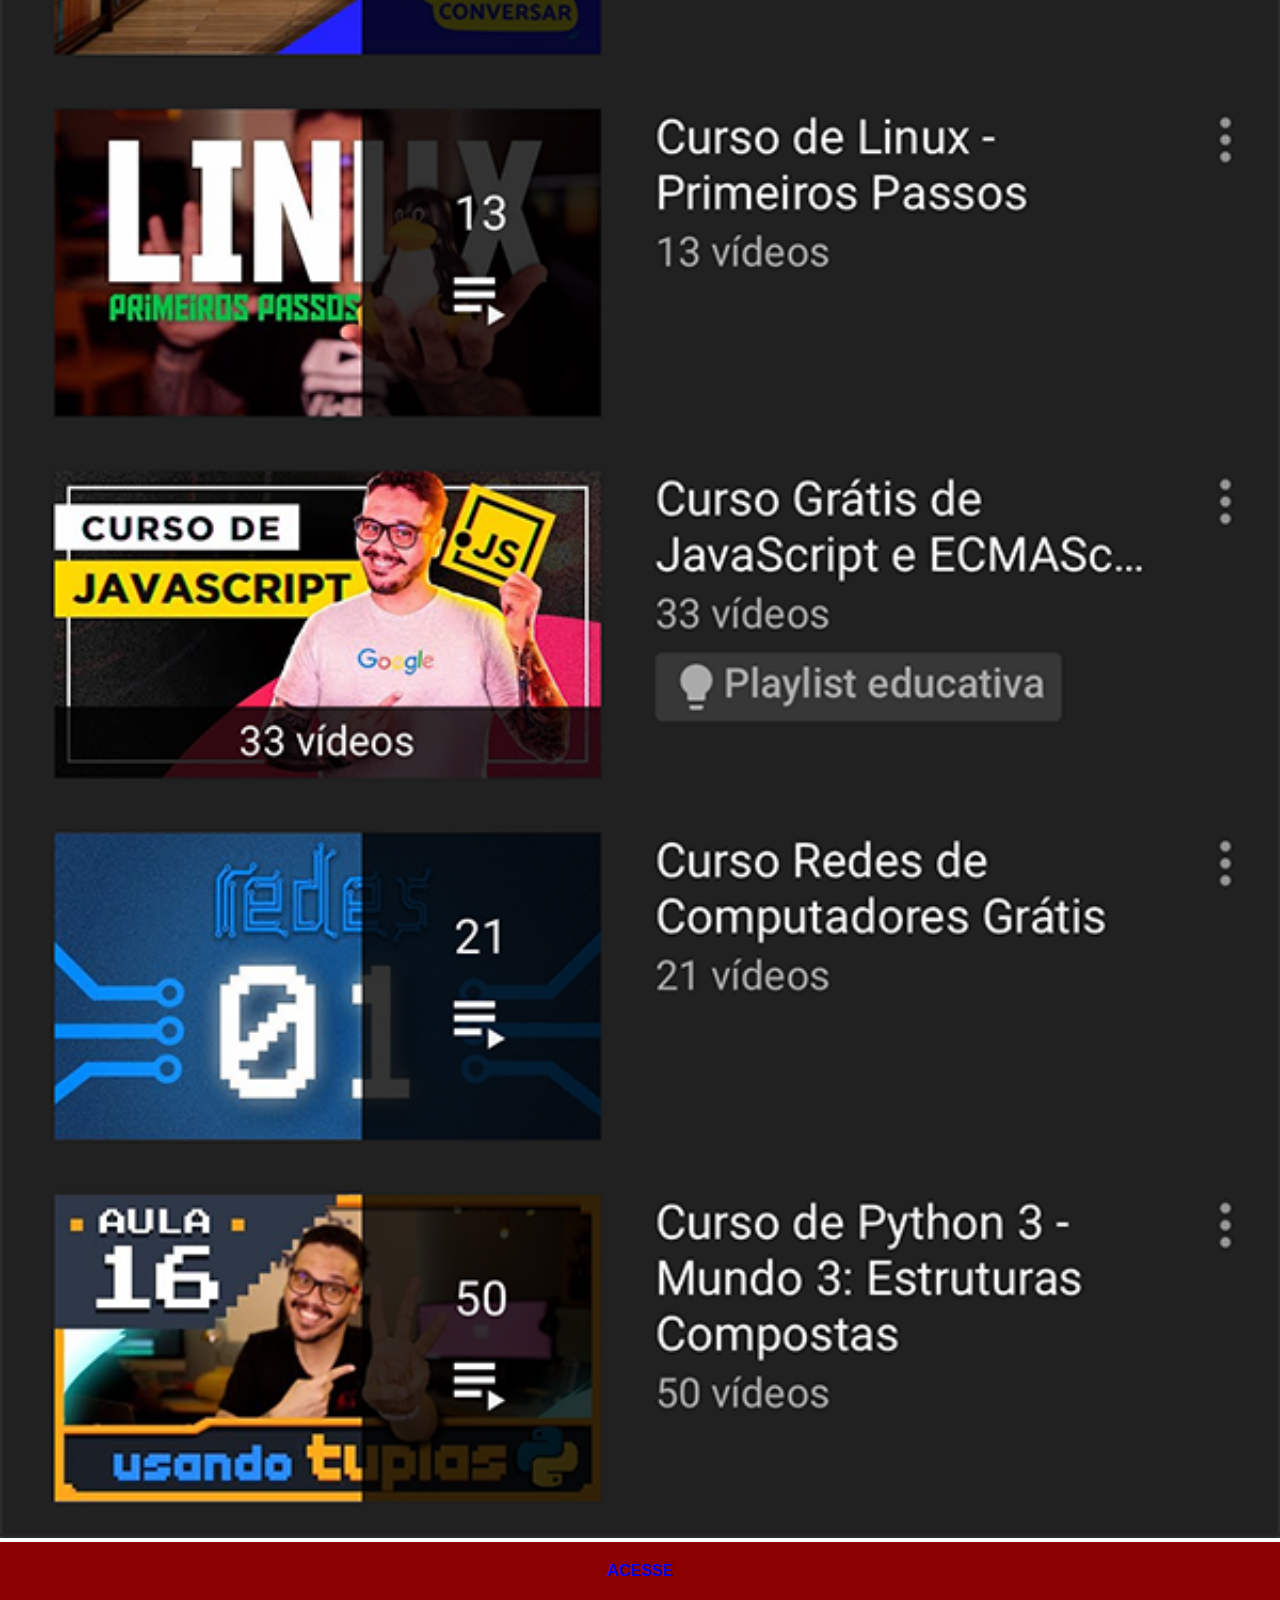
<file: youtube.html>
<!DOCTYPE html>
<html lang="pt-br">
<head>
    <meta charset="UTF-8">
    <meta name="viewport" content="width=device-width, initial-scale=1.0">
    <title>Document</title>
    <link rel="stylesheet" href="estilos/social.css">
    <style>

    </style>
</head>
<body>
    <img src="imagens/tela-youtube.png" alt="youtube">
    <a href="https://www.youtube.com/cursoemvideo" target="_blank">ACESSE</a>
</body>
</html>
</file>
<file: estilos/style.css>
@charset "UTF-8";

* {
    margin: 0px;
    padding: 0px;
    font-family: Arial, Helvetica, sans-serif;
}

html, body {
    height: 100vh;
    width: 100vw;
    background-color: black;
}

body {
    background: url('../imagens/fundo-madeira.jpg') no-repeat top center;
    background-size: cover;
    background-attachment: fixed;
}

main {
    position: relative;
    height: 100vh;
}

section#telefone {
    position:absolute;
    top: 50%;
    left: 50%;
    transform: translate(-50%, -50%);

    height: 627px;
    width: 311px;
    background: url('../imagens/frame-iphone.png') no-repeat;

}

iframe#tela {
    position: relative;
    top: 80px;
    left: 22px;
    width: 267px;
    height: 471px;
}

section#redes-sociais {
    text-align: right;

}

section#redes-sociais img {
    width: 50px;
    margin: 10px;
    border-radius: 50%;
    box-shadow: 2px 2px 5px rgba(0, 0, 0, 0.485);
    box-sizing: border-box;
}

section#redes-sociais img:hover {
    border: 2px solid rgba(255, 255, 255, 0.402);
    transform: translate(-3px, -3px);
    box-shadow: 5px 5px 10px rgba(0, 0, 0, 0.602);
    transition: transform .5s, border .4s;
}
</file>
<file: estilos/social.css>
@charset "UTF-8";

        * {
            margin: 0px;
            padding: 0px;
            font-family: Arial, Helvetica, sans-serif;
        }

        ::-webkit-scrollbar {
            width: 0px;
            height: 0px;
        }

        img {
            width: 100vw;


        }
        a {
            display: block;
            background-color: darkred;
            padding: 20px;
            text-align: center;
            font-weight: bolder;
            text-decoration: none;
        }

        a:hover {
            background-color: red;
        }
</file>
